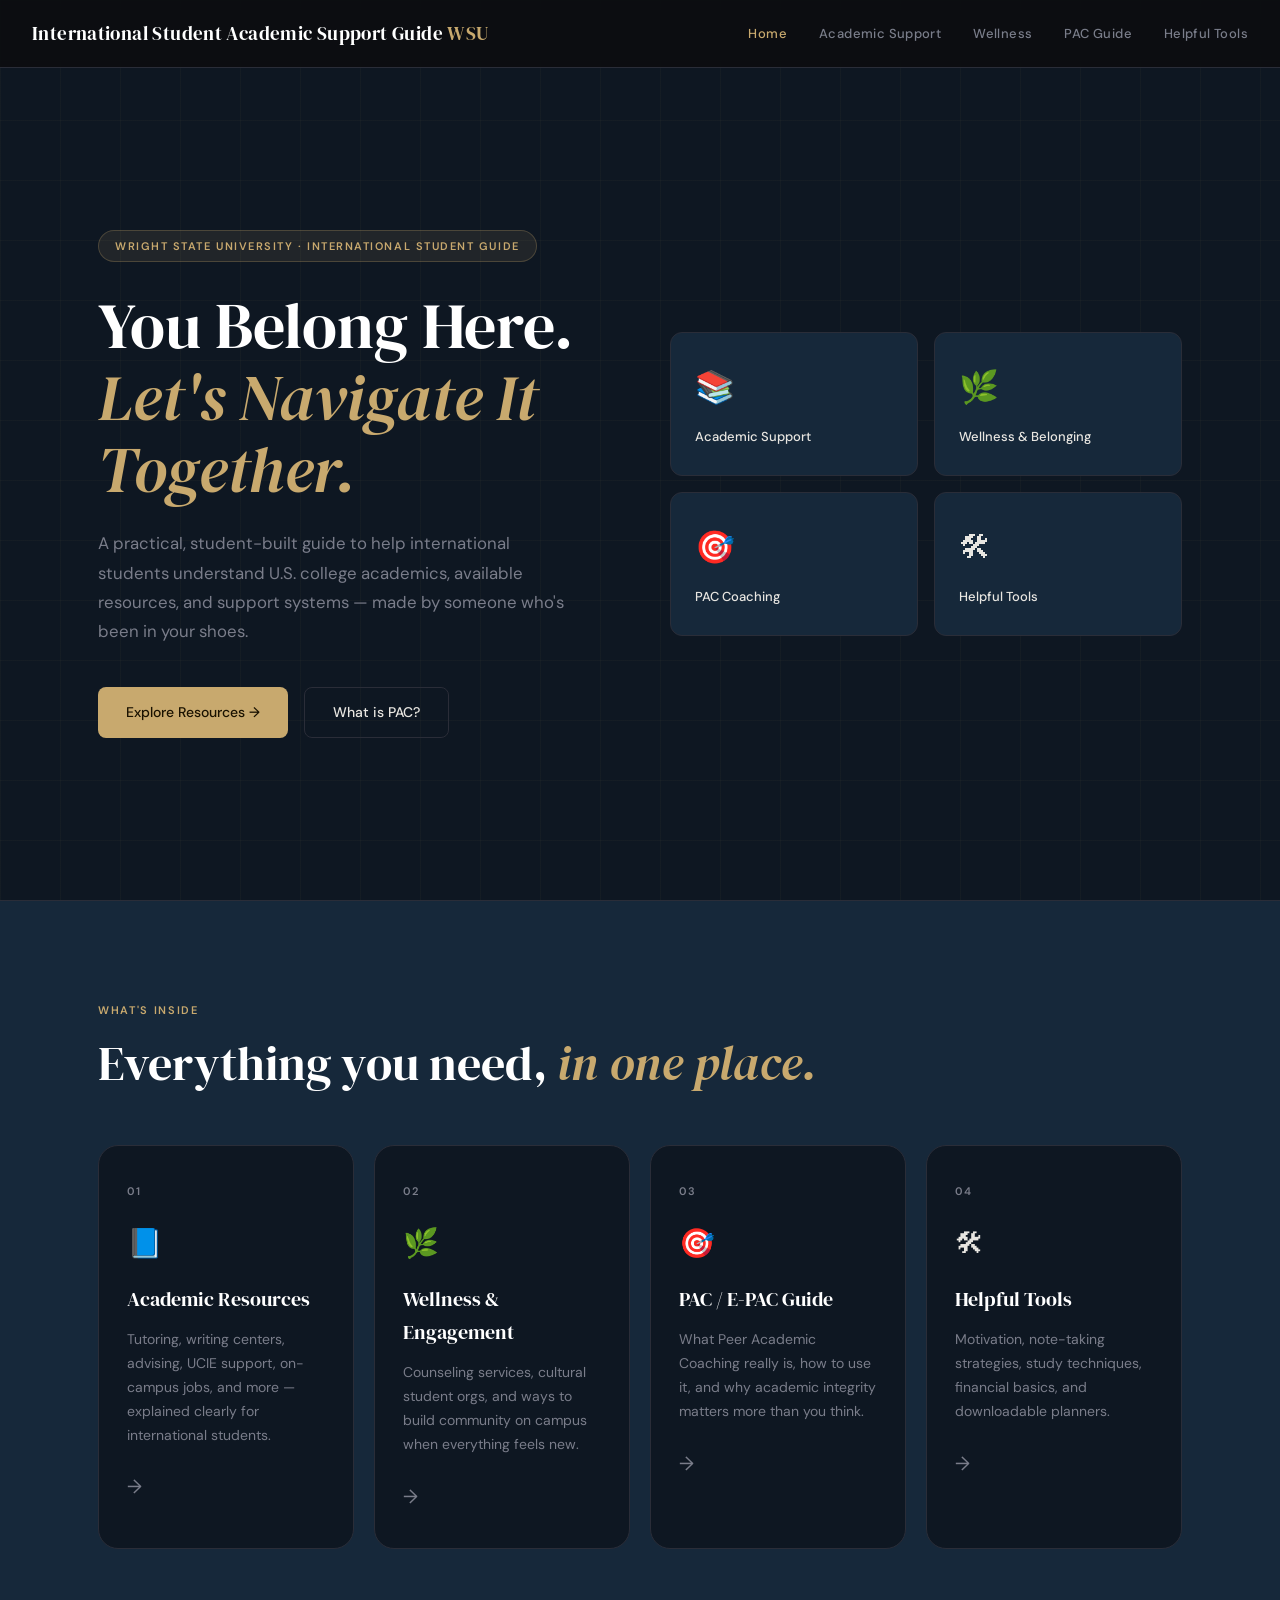
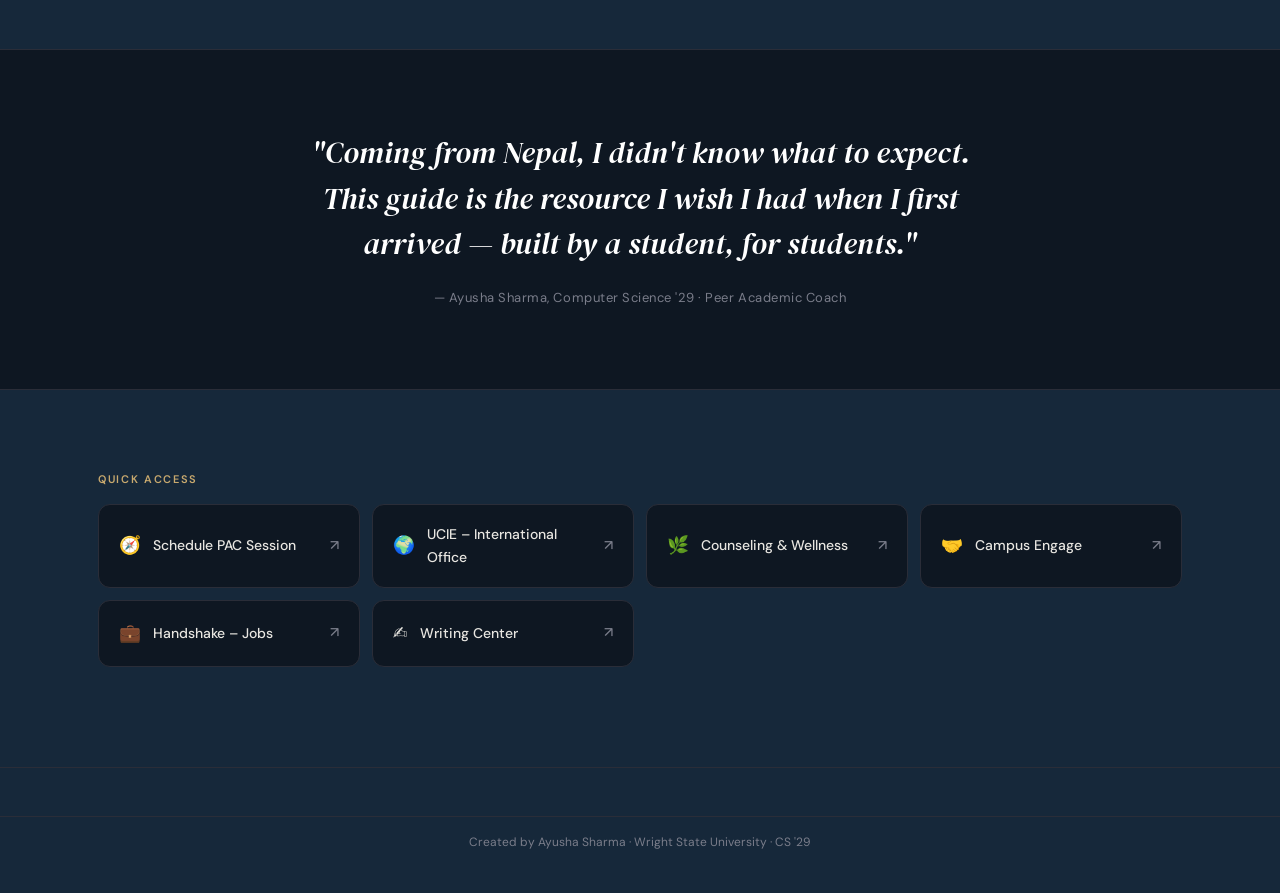
<file: index.html>
<!DOCTYPE html>
<html lang="en">
<head>
  <meta charset="UTF-8" />   <!-- Makes sure special characters display correctly -->
  <meta name="viewport" content="width=device-width, initial-scale=1.0" />    <!-- Makes the site work properly on mobile screens -->
  <title>WSU International Student Guide</title> <!-- What shows on the browser tab -->
  <link rel="preconnect" href="https://fonts.googleapis.com">
  <link href="https://fonts.googleapis.com/css2?family=DM+Serif+Display:ital@0;1&family=DM+Sans:wght@300;400;500;600&display=swap" rel="stylesheet">
  <!-- Loads Google Fonts — DM Serif for headings, DM Sans for body text -->
  
  <link rel="stylesheet" href="style.css" />     <!-- Links the CSS file to this HTML page -->
</head>
<body>

  <!-- NAV -->
  <nav class="nav">
     <!-- Logo on the left — links back to homepage -->
    <a href="index.html" class="nav-logo">International Student Academic Support Guide <span>WSU</span></a>
    
     <!-- Navigation links -->
    <ul class="nav-links">
      <li><a href="index.html" class="active">Home</a></li>
      <li><a href="resources.html">Academic Support</a></li>
      <li><a href="wellness.html">Wellness</a></li>
      <li><a href="pac.html">PAC Guide</a></li>
      <li><a href="tools.html">Helpful Tools</a></li>
    </ul>
    
    <!-- Hamburger button — only shows on mobile(☰) -->
    <button class="nav-toggle" onclick="toggleNav()">☰</button>
  </nav>

  <!-- HERO -->
  <section class="hero">
    <div class="hero-bg-grid"></div>
    <div class="hero-content">
      <div class="hero-tag">Wright State University · International Student Guide</div>
      <h1 class="hero-title">You Belong Here.<br/><em>Let's Navigate It Together.</em></h1>
      <p class="hero-sub">A practical, student-built guide to help international students understand U.S. college academics, available resources, and support systems — made by someone who's been in your shoes.</p>
      <div class="hero-ctas">
        <a href="resources.html" class="btn btn-primary">Explore Resources →</a>
        <a href="pac.html" class="btn btn-ghost">What is PAC?</a>
      </div>
    </div>
    <div class="hero-cards">
      <a href="resources.html" class="floating-card" style="--d:0s">
        <div class="fc-icon">📚</div>
        <div class="fc-label">Academic Support</div>
      </a>
      <a href="wellness.html" class="floating-card" style="--d:0.3s">
        <div class="fc-icon">🌿</div>
        <div class="fc-label">Wellness & Belonging</div>
      </a>
      <a href="pac.html" class="floating-card" style="--d:0.6s">
        <div class="fc-icon">🎯</div>
        <div class="fc-label">PAC Coaching</div>
      </a>
      <a href="tools.html" class="floating-card" style="--d:0.9s">
        <div class="fc-icon">🛠</div>
        <div class="fc-label">Helpful Tools</div>
      </a>
    </div>
  </section>

  <!-- SECTIONS OVERVIEW -->
  <section class="overview">
    <div class="container">
      <div class="section-label">What's Inside</div>
      <h2 class="section-heading">Everything you need, <em>in one place.</em></h2>
      <div class="cards-grid">
        <a href="resources.html" class="card">
          <div class="card-num">01</div>
          <div class="card-icon">📘</div>
          <h3>Academic Resources</h3>
          <p>Tutoring, writing centers, advising, UCIE support, on-campus jobs, and more — explained clearly for international students.</p>
          <div class="card-arrow">→</div>
        </a>
        <a href="wellness.html" class="card">
          <div class="card-num">02</div>
          <div class="card-icon">🌿</div>
          <h3>Wellness & Engagement</h3>
          <p>Counseling services, cultural student orgs, and ways to build community on campus when everything feels new.</p>
          <div class="card-arrow">→</div>
        </a>
        <a href="pac.html" class="card">
          <div class="card-num">03</div>
          <div class="card-icon">🎯</div>
          <h3>PAC / E-PAC Guide</h3>
          <p>What Peer Academic Coaching really is, how to use it, and why academic integrity matters more than you think.</p>
          <div class="card-arrow">→</div>
        </a>
        <a href="tools.html" class="card">
          <div class="card-num">04</div>
          <div class="card-icon">🛠</div>
          <h3>Helpful Tools</h3>
          <p>Motivation, note-taking strategies, study techniques, financial basics, and downloadable planners.</p>
          <div class="card-arrow">→</div>
        </a>
      </div>
    </div>
  </section>

  <!-- QUOTE -->
  <section class="quote-section">
    <div class="container">
      <blockquote>
        "Coming from Nepal, I didn't know what to expect. This guide is the resource I wish I had when I first arrived — built by a student, for students."
      </blockquote>
      <div class="quote-attr">— Ayusha Sharma, Computer Science '29 · Peer Academic Coach</div>
    </div>
  </section>

  <!-- QUICK LINKS STRIP -->
  <section class="quicklinks">
    <div class="container">
      <div class="section-label">Quick Access</div>
      <div class="qlinks-grid">
        
<!-- External websites — always add target="_blank" to open in new tab -->
        <a href="https://www.wright.edu/student-success/academic-support/peer-academic-coaching" target="_blank" class="qlink">  
          <span class="qlink-icon">🧭</span>
          <span>Schedule PAC Session</span>
          <span class="qlink-ext">↗</span>
        </a>
        <a href="https://www.wright.edu/ucie" target="_blank" class="qlink">
          <span class="qlink-icon">🌍</span>
          <span>UCIE – International Office</span>
          <span class="qlink-ext">↗</span>
        </a>
        <a href="https://www.wright.edu/counseling-and-wellness" target="_blank" class="qlink">
          <span class="qlink-icon">🌿</span>
          <span>Counseling & Wellness</span>
          <span class="qlink-ext">↗</span>
        </a>
        <a href="https://wright.campuslabs.com/engage/" target="_blank" class="qlink">
          <span class="qlink-icon">🤝</span>
          <span>Campus Engage</span>
          <span class="qlink-ext">↗</span>
        </a>
        <a href="https://www.wright.edu/career-services/handshake-login-guide#about" target="_blank" class="qlink">
          <span class="qlink-icon">💼</span>
          <span>Handshake – Jobs</span>
          <span class="qlink-ext">↗</span>
        </a>
        <a href="https://www.wright.edu/student-success/academic-support/university-writing-center" target="_blank" class="qlink">
          <span class="qlink-icon">✍️</span>
          <span>Writing Center</span>
          <span class="qlink-ext">↗</span>
        </a>
      </div>
    </div>
  </section>

  <!-- FOOTER -->
  <footer class="footer">
      <div class="footer-credit">Created by Ayusha Sharma · Wright State University · CS '29</div>
    </div>
  </footer>

  <script>
    function toggleNav() {
      document.querySelector('.nav-links').classList.toggle('open');
    }   // This adds/removes the class "open" on the nav links, CSS then shows/hides them based on that class
    
    // Animate cards on scroll
    // Step 1: Create the observer
    
    const observer = new IntersectionObserver((entries) => {
      // "entries" = list of elements being watched

      entries.forEach(e => { if (e.isIntersecting) e.target.classList.add('visible'); });
      // isIntersecting = true when element is visible on screen
      // Adds "visible" class → triggers the CSS animation
      
    }, { threshold: 0.1 });
    // threshold: 0.1 = trigger when 10% of the element is on screen

    // Step 2: Tell the observer WHICH elements to watch
    document.querySelectorAll('.card, .qlink, .floating-card').forEach(el =>{
      observer.observe(el);
       // Start watching each card
    });
  </script>
</body>
</html>
</file>
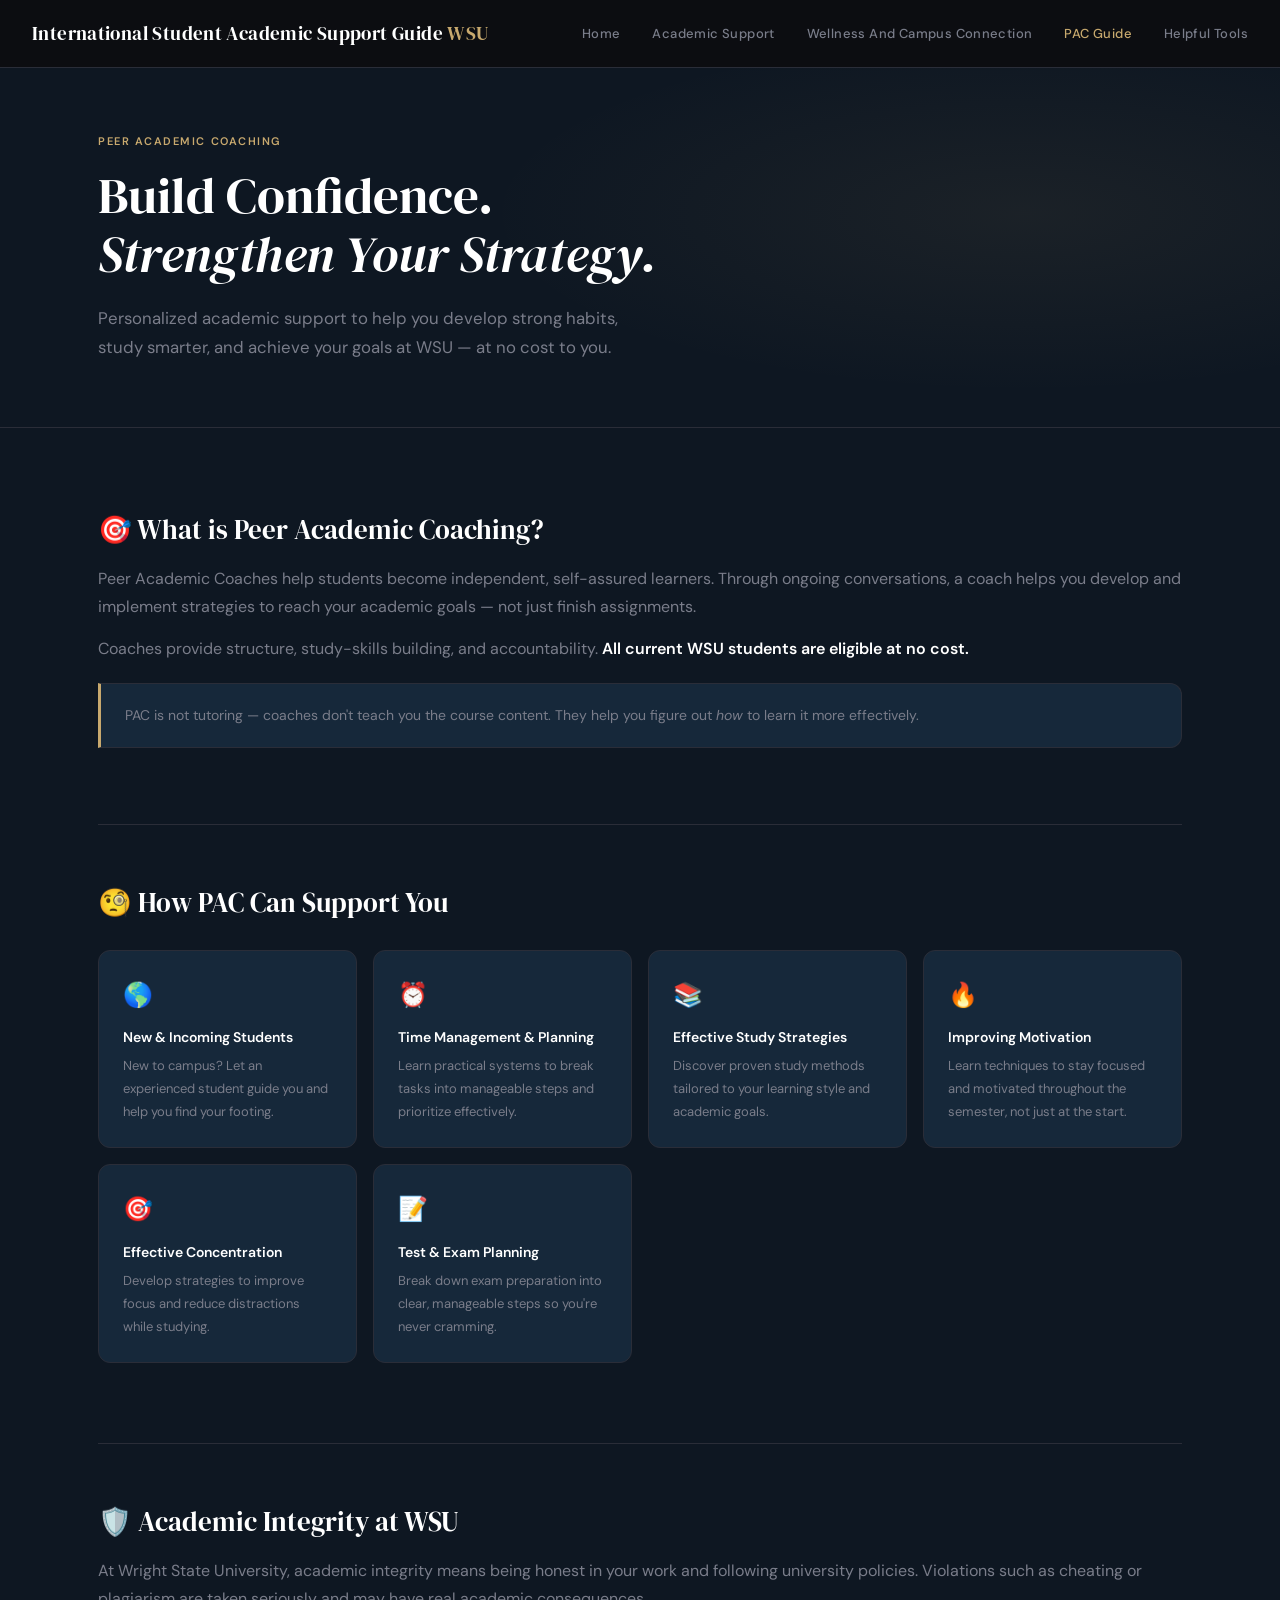
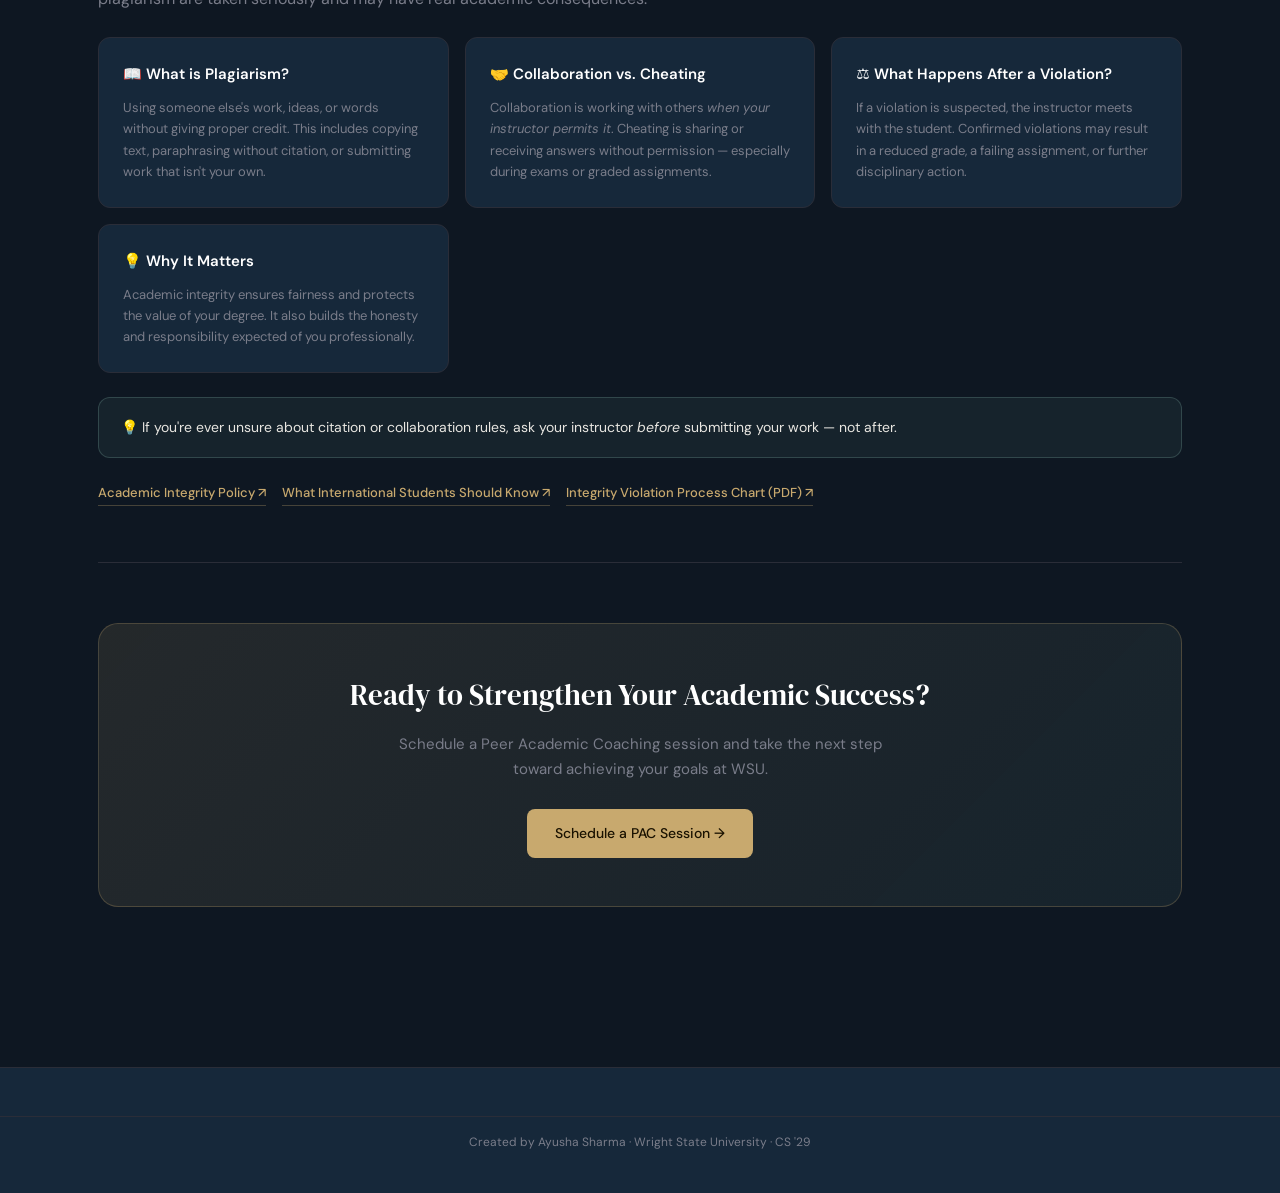
<file: pac.html>
<!DOCTYPE html>
<html lang="en">
<head>
  <meta charset="UTF-8" />
  <meta name="viewport" content="width=device-width, initial-scale=1.0" />
  <title>PAC Guide · E/PAC WSU</title>
  <link rel="preconnect" href="https://fonts.googleapis.com">
  <link href="https://fonts.googleapis.com/css2?family=DM+Serif+Display:ital@0;1&family=DM+Sans:wght@300;400;500;600&display=swap" rel="stylesheet">
  <link rel="stylesheet" href="style.css" />
</head>
<body>

  <nav class="nav">
    <a href="index.html" class="nav-logo">International Student Academic Support Guide <span>WSU</span></a>
    <ul class="nav-links">
      <li><a href="index.html">Home</a></li>
      <li><a href="resources.html">Academic Support</a></li>
      <li><a href="wellness.html">Wellness And Campus Connection</a></li>
      <li><a href="pac.html" class="active">PAC Guide</a></li>
      <li><a href="tools.html">Helpful Tools</a></li>
    </ul>
    <button class="nav-toggle" onclick="toggleNav()">☰</button>
  </nav>

  <section class="page-hero">
    <div class="container">
      <div class="page-hero-tag">Peer Academic Coaching</div>
      <h1>Build Confidence.<br/><em>Strengthen Your Strategy.</em></h1>
      <p>Personalized academic support to help you develop strong habits, study smarter, and achieve your goals at WSU — at no cost to you.</p>
    </div>
  </section>

  <section class="content-area">
    <div class="container">

      <!-- What is PAC -->
      <div class="resource-block reveal">
        <h2>🎯 What is Peer Academic Coaching?</h2>
        <p>Peer Academic Coaches help students become independent, self-assured learners. Through ongoing conversations, a coach helps you develop and implement strategies to reach your academic goals — not just finish assignments.</p>
        <p>Coaches provide structure, study-skills building, and accountability. <strong>All current WSU students are eligible at no cost.</strong></p>

        <div class="info-box">PAC is not tutoring — coaches don't teach you the course content. They help you figure out <em>how</em> to learn it more effectively.</div>
      </div>

      <!-- How PAC Supports You -->
      <div class="resource-block reveal">
        <h2>🧐 How PAC Can Support You</h2>
        <div class="pac-grid">
          <div class="pac-item">
            <div class="pac-item-icon">🌎</div>
            <h4>New &amp; Incoming Students</h4>
            <p>New to campus? Let an experienced student guide you and help you find your footing.</p>
          </div>
          <div class="pac-item">
            <div class="pac-item-icon">⏰</div>
            <h4>Time Management &amp; Planning</h4>
            <p>Learn practical systems to break tasks into manageable steps and prioritize effectively.</p>
          </div>
          <div class="pac-item">
            <div class="pac-item-icon">📚</div>
            <h4>Effective Study Strategies</h4>
            <p>Discover proven study methods tailored to your learning style and academic goals.</p>
          </div>
          <div class="pac-item">
            <div class="pac-item-icon">🔥</div>
            <h4>Improving Motivation</h4>
            <p>Learn techniques to stay focused and motivated throughout the semester, not just at the start.</p>
          </div>
          <div class="pac-item">
            <div class="pac-item-icon">🎯</div>
            <h4>Effective Concentration</h4>
            <p>Develop strategies to improve focus and reduce distractions while studying.</p>
          </div>
          <div class="pac-item">
            <div class="pac-item-icon">📝</div>
            <h4>Test &amp; Exam Planning</h4>
            <p>Break down exam preparation into clear, manageable steps so you're never cramming.</p>
          </div>
        </div>
      </div>

      <!-- Academic Integrity -->
      <div class="resource-block reveal">
        <h2>🛡️ Academic Integrity at WSU</h2>
        <p>At Wright State University, academic integrity means being honest in your work and following university policies. Violations such as cheating or plagiarism are taken seriously and may have real academic consequences.</p>

        <div class="integrity-grid">
          <div class="integrity-item">
            <h4>📖 What is Plagiarism?</h4>
            <p>Using someone else's work, ideas, or words without giving proper credit. This includes copying text, paraphrasing without citation, or submitting work that isn't your own.</p>
          </div>
          <div class="integrity-item">
            <h4>🤝 Collaboration vs. Cheating</h4>
            <p>Collaboration is working with others <em>when your instructor permits it</em>. Cheating is sharing or receiving answers without permission — especially during exams or graded assignments.</p>
          </div>
          <div class="integrity-item">
            <h4>⚖️ What Happens After a Violation?</h4>
            <p>If a violation is suspected, the instructor meets with the student. Confirmed violations may result in a reduced grade, a failing assignment, or further disciplinary action.</p>
          </div>
          <div class="integrity-item">
            <h4>💡 Why It Matters</h4>
            <p>Academic integrity ensures fairness and protects the value of your degree. It also builds the honesty and responsibility expected of you professionally.</p>
          </div>
        </div>

        <div class="tip-box">If you're ever unsure about citation or collaboration rules, ask your instructor <em>before</em> submitting your work — not after.</div>

        <div style="display:flex;gap:16px;flex-wrap:wrap;margin-top:20px">
          <a href="https://policy.wright.edu/policy/3710-academic-integrity-standards-and-process-misconduct" target="_blank" class="resource-link">Academic Integrity Policy ↗</a>
          <a href="https://www.usnews.com/education/best-global-universities/articles/what-international-students-should-know-about-academic-integrity" target="_blank" class="resource-link">What International Students Should Know ↗</a>
          <a href="https://ayusha-sharma.github.io/E-PAC-International-Student-Support-Guide/AI%20integration%20guide.pdf" target="_blank" class="resource-link">Integrity Violation Process Chart (PDF) ↗</a>
        </div>
      </div>

      <!-- CTA -->
      <div class="cta-banner reveal">
        <h3>Ready to Strengthen Your Academic Success?</h3>
        <p>Schedule a Peer Academic Coaching session and take the next step toward achieving your goals at WSU.</p>
        <a href="https://www.wright.edu/student-success/academic-support/peer-academic-coaching" target="_blank" class="btn btn-primary">Schedule a PAC Session →</a>
      </div>

    </div>
  </section>

  <footer class="footer">
      <div class="footer-credit">Created by Ayusha Sharma · Wright State University · CS '29</div>
  </footer>

  <script>
    function toggleNav() { document.querySelector('.nav-links').classList.toggle('open'); }
    const observer = new IntersectionObserver(e => e.forEach(el => { if (el.isIntersecting) el.target.classList.add('visible'); }), { threshold: 0.1 });
    document.querySelectorAll('.reveal').forEach(el => observer.observe(el));
  </script>
</body>
</html>
</file>
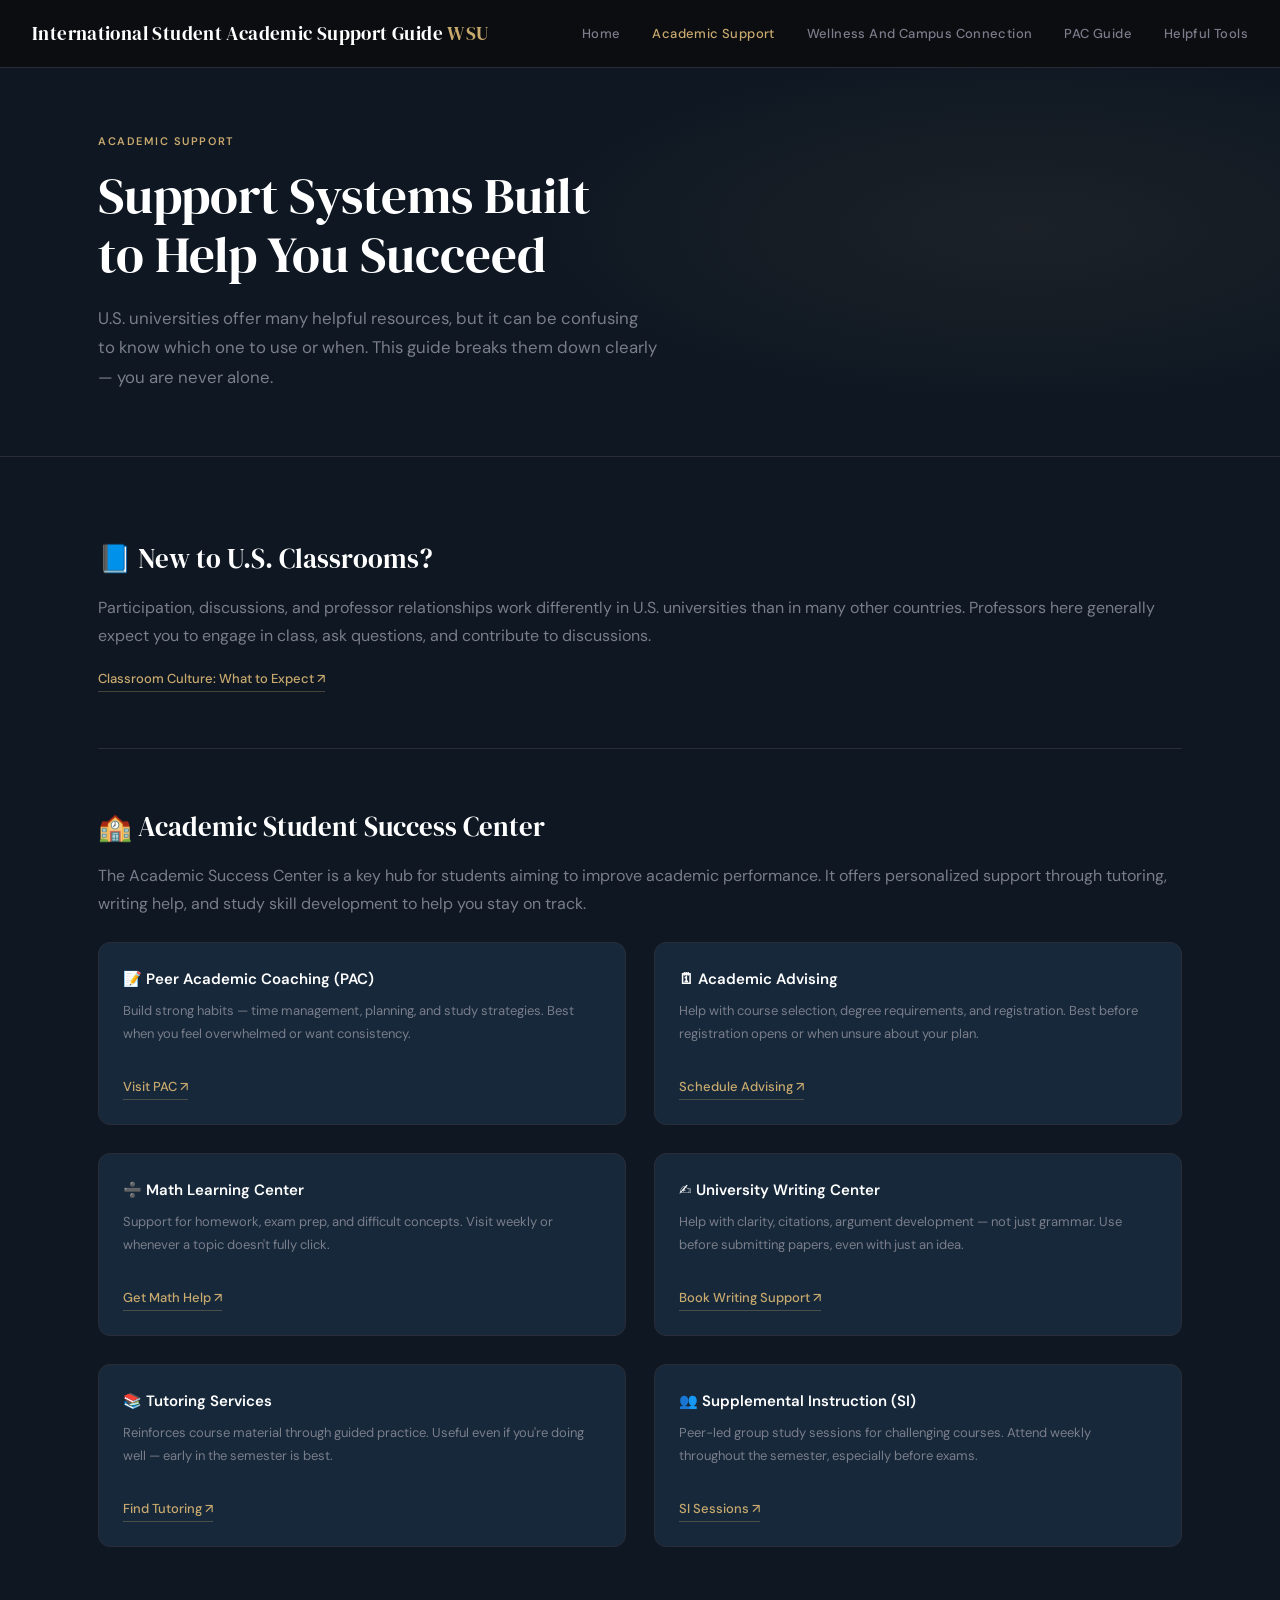
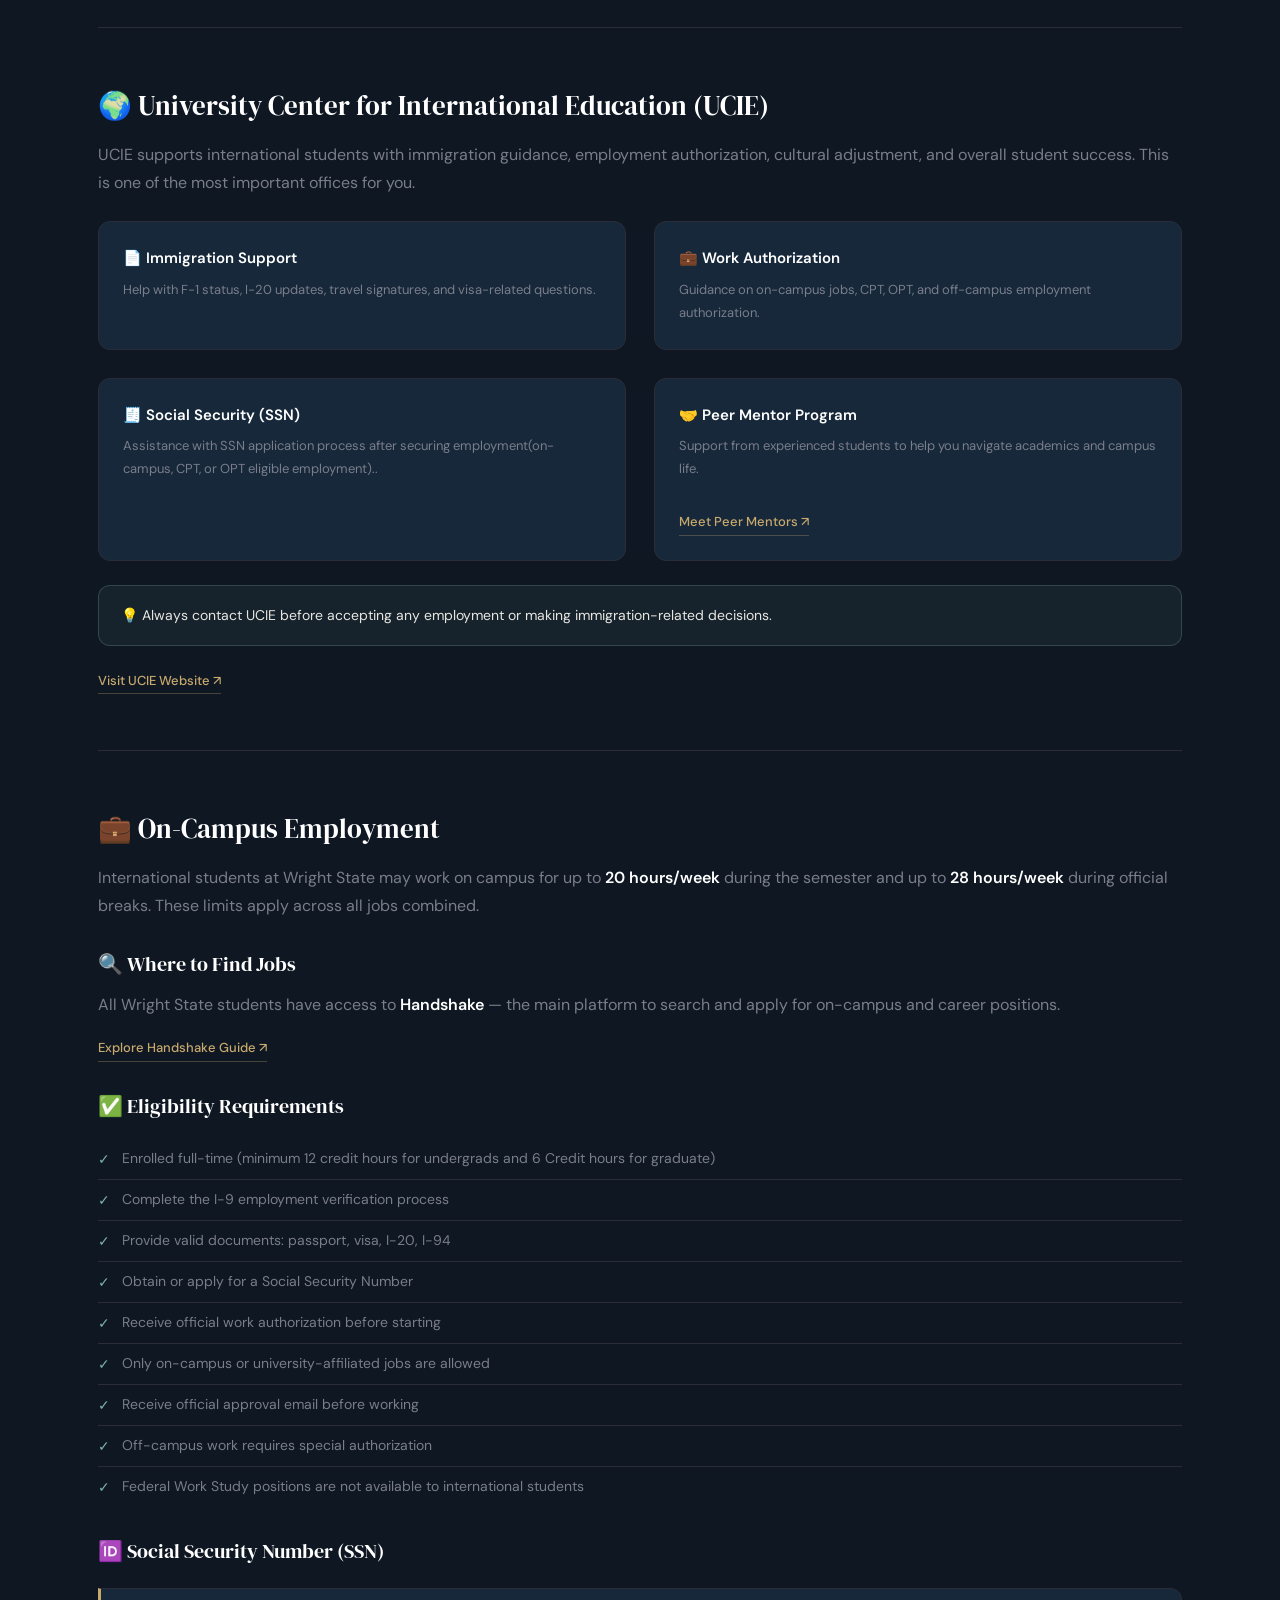
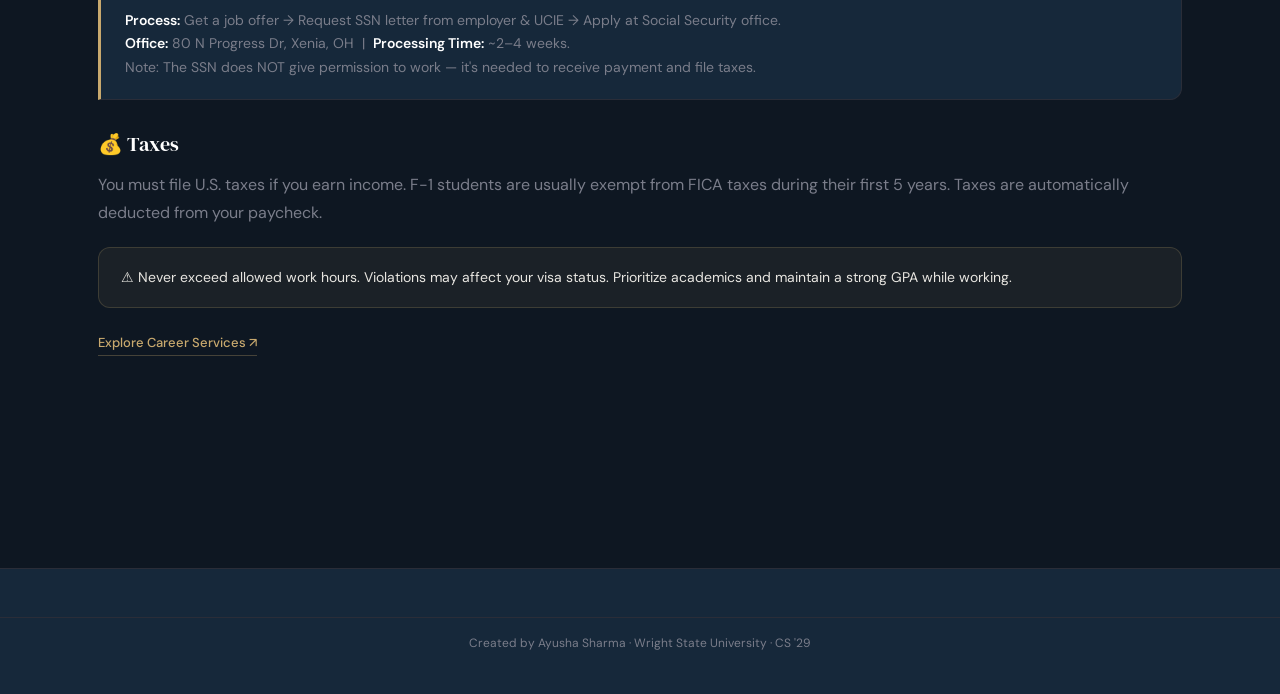
<file: resources.html>
<!DOCTYPE html>
<html lang="en">
<head>
  <meta charset="UTF-8" />
  <meta name="viewport" content="width=device-width, initial-scale=1.0" />
  <title>Academic Support · E/PAC WSU</title>
  <link rel="preconnect" href="https://fonts.googleapis.com">
  <link href="https://fonts.googleapis.com/css2?family=DM+Serif+Display:ital@0;1&family=DM+Sans:wght@300;400;500;600&display=swap" rel="stylesheet">
  <link rel="stylesheet" href="style.css" />
</head>
<body>

  <nav class="nav">
    <a href="index.html" class="nav-logo">International Student Academic Support Guide <span>WSU</span></a>
    <ul class="nav-links">
      <li><a href="index.html">Home</a></li>
      <li><a href="resources.html" class="active">Academic Support</a></li>
      <li><a href="wellness.html">Wellness And Campus Connection</a></li>
      <li><a href="pac.html">PAC Guide</a></li>
      <li><a href="tools.html">Helpful Tools</a></li>
    </ul>
    <button class="nav-toggle" onclick="toggleNav()">☰</button>
  </nav>

  <section class="page-hero">
    <div class="container">
      <div class="page-hero-tag">Academic Support</div>
      <h1>Support Systems Built<br/>to Help You Succeed</h1>
      <p>U.S. universities offer many helpful resources, but it can be confusing to know which one to use or when. This guide breaks them down clearly — you are never alone.</p>
    </div>
  </section>

  <section class="content-area">
    <div class="container">

      <!-- Classroom expectations -->
      <div class="resource-block reveal">
        <h2>📘 New to U.S. Classrooms?</h2>
        <p>Participation, discussions, and professor relationships work differently in U.S. universities than in many other countries. Professors here generally expect you to engage in class, ask questions, and contribute to discussions.</p>
        <a href="https://www.ets.org/toefl/blog/classroom-culture-in-us-universities-what-international-students-should-expect.html" target="_blank" class="resource-link">Classroom Culture: What to Expect ↗</a>
      </div>

      <!-- Academic Success Center -->
      <div class="resource-block reveal">
        <h2>🏫 Academic Student Success Center</h2>
        <p>The Academic Success Center is a key hub for students aiming to improve academic performance. It offers personalized support through tutoring, writing help, and study skill development to help you stay on track.</p>

        <div class="two-col">
          <div class="mini-card">
            <h4>📝 Peer Academic Coaching (PAC)</h4>
            <p>Build strong habits — time management, planning, and study strategies. Best when you feel overwhelmed or want consistency.</p>
            <br/><a href="https://www.wright.edu/student-success/academic-support/peer-academic-coaching" target="_blank" class="resource-link">Visit PAC ↗</a>
          </div>
          <div class="mini-card">
            <h4>🗓 Academic Advising</h4>
            <p>Help with course selection, degree requirements, and registration. Best before registration opens or when unsure about your plan.</p>
            <br/><a href="https://www.wright.edu/student-success/academic-advising" target="_blank" class="resource-link">Schedule Advising ↗</a>
          </div>
          <div class="mini-card">
            <h4>➗ Math Learning Center</h4>
            <p>Support for homework, exam prep, and difficult concepts. Visit weekly or whenever a topic doesn't fully click.</p>
            <br/><a href="https://www.wright.edu/student-success/academic-support/math-learning-center" target="_blank" class="resource-link">Get Math Help ↗</a>
          </div>
          <div class="mini-card">
            <h4>✍️ University Writing Center</h4>
            <p>Help with clarity, citations, argument development — not just grammar. Use before submitting papers, even with just an idea.</p>
            <br/><a href="https://www.wright.edu/student-success/academic-support/university-writing-center" target="_blank" class="resource-link">Book Writing Support ↗</a>
          </div>
          <div class="mini-card">
            <h4>📚 Tutoring Services</h4>
            <p>Reinforces course material through guided practice. Useful even if you're doing well — early in the semester is best.</p>
            <br/><a href="https://www.wright.edu/student-success/academic-support/tutoring-services" target="_blank" class="resource-link">Find Tutoring ↗</a>
          </div>
          <div class="mini-card">
            <h4>👥 Supplemental Instruction (SI)</h4>
            <p>Peer-led group study sessions for challenging courses. Attend weekly throughout the semester, especially before exams.</p>
            <br/><a href="https://www.wright.edu/student-success/academic-support/supplemental-instruction" target="_blank" class="resource-link">SI Sessions ↗</a>
          </div>
        </div>
      </div>

      <!-- UCIE -->
      <div class="resource-block reveal">
        <h2>🌍 University Center for International Education (UCIE)</h2>
        <p>UCIE supports international students with immigration guidance, employment authorization, cultural adjustment, and overall student success. This is one of the most important offices for you.</p>

        <div class="two-col">
          <div class="mini-card">
            <h4>📄 Immigration Support</h4>
            <p>Help with F-1 status, I-20 updates, travel signatures, and visa-related questions.</p>
          </div>
          <div class="mini-card">
            <h4>💼 Work Authorization</h4>
            <p>Guidance on on-campus jobs, CPT, OPT, and off-campus employment authorization.</p>
          </div>
          <div class="mini-card">
            <h4>🧾 Social Security (SSN)</h4>
            <p>Assistance with SSN application process after securing employment(on-campus, CPT, or OPT eligible employment)..</p>
          </div>
          <div class="mini-card">
            <h4>🤝 Peer Mentor Program</h4>
            <p>Support from experienced students to help you navigate academics and campus life.</p>
            <br/><a href="https://www.wright.edu/international-education/international-students/peer-mentors" target="_blank" class="resource-link">Meet Peer Mentors ↗</a>
          </div>
        </div>

        <div class="tip-box">Always contact UCIE before accepting any employment or making immigration-related decisions.</div>
        <a href="https://www.wright.edu/ucie" target="_blank" class="resource-link">Visit UCIE Website ↗</a>
      </div>

      <!-- On Campus Employment -->
      <div class="resource-block reveal">
        <h2>💼 On-Campus Employment</h2>
        <p>International students at Wright State may work on campus for up to <strong>20 hours/week</strong> during the semester and up to <strong>28 hours/week</strong> during official breaks. These limits apply across all jobs combined.</p>

        <h3>🔍 Where to Find Jobs</h3>
        <p>All Wright State students have access to <strong>Handshake</strong> — the main platform to search and apply for on-campus and career positions.</p>
        <a href="https://www.wright.edu/career-services/handshake-login-guide#about" target="_blank" class="resource-link">Explore Handshake Guide ↗</a>

        <h3>✅ Eligibility Requirements</h3>
        <ul class="checklist">
          <li>Enrolled full-time (minimum 12 credit hours for undergrads and 6 Credit hours for graduate)</li>
          <li>Complete the I-9 employment verification process</li>
          <li>Provide valid documents: passport, visa, I-20, I-94</li>
          <li>Obtain or apply for a Social Security Number</li>
          <li>Receive official work authorization before starting</li>
          <li>Only on-campus or university-affiliated jobs are allowed</li>
          <li>Receive official approval email before working</li>
          <li>Off-campus work requires special authorization</li>
          <li>Federal Work Study positions are not available to international students</li>
        </ul>

        <h3>🆔 Social Security Number (SSN)</h3>
        <div class="info-box">
          <strong>Process:</strong> Get a job offer → Request SSN letter from employer &amp; UCIE → Apply at Social Security office.<br/>
          <strong>Office:</strong> 80 N Progress Dr, Xenia, OH &nbsp;|&nbsp; <strong>Processing Time:</strong> ~2–4 weeks.<br/>
          Note: The SSN does NOT give permission to work — it's needed to receive payment and file taxes.
        </div>

        <h3>💰 Taxes</h3>
        <p>You must file U.S. taxes if you earn income. F-1 students are usually exempt from FICA taxes during their first 5 years. Taxes are automatically deducted from your paycheck.</p>

        <div class="warn-box">Never exceed allowed work hours. Violations may affect your visa status. Prioritize academics and maintain a strong GPA while working.</div>

        <a href="https://www.wright.edu/career-services" target="_blank" class="resource-link">Explore Career Services ↗</a>
      </div>

    </div>
  </section>

  <footer class="footer">
      <div class="footer-credit">Created by Ayusha Sharma · Wright State University · CS '29</div>
  </footer>

  <script>
    function toggleNav() { document.querySelector('.nav-links').classList.toggle('open'); }
    const observer = new IntersectionObserver(e => e.forEach(el => { if (el.isIntersecting) el.target.classList.add('visible'); }), { threshold: 0.1 });
    document.querySelectorAll('.reveal').forEach(el => observer.observe(el));
  </script>
</body>
</html>
</file>
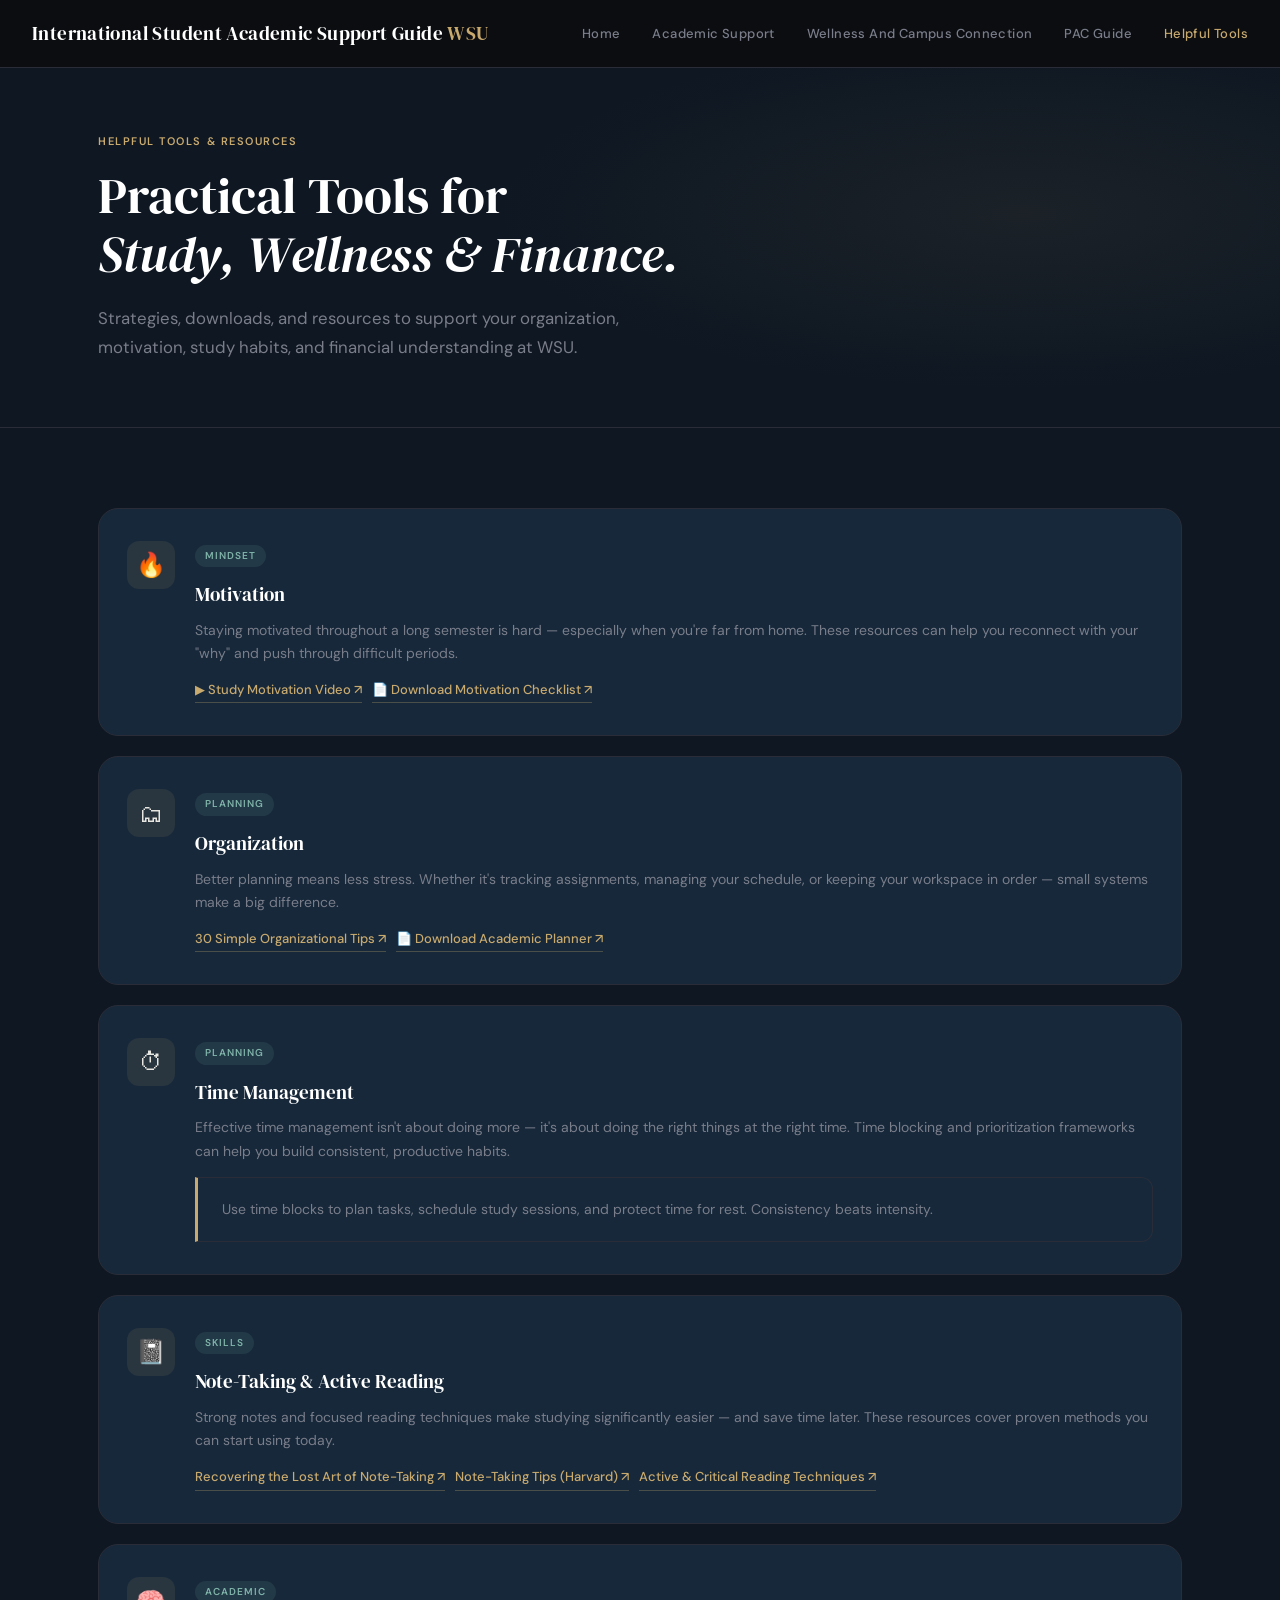
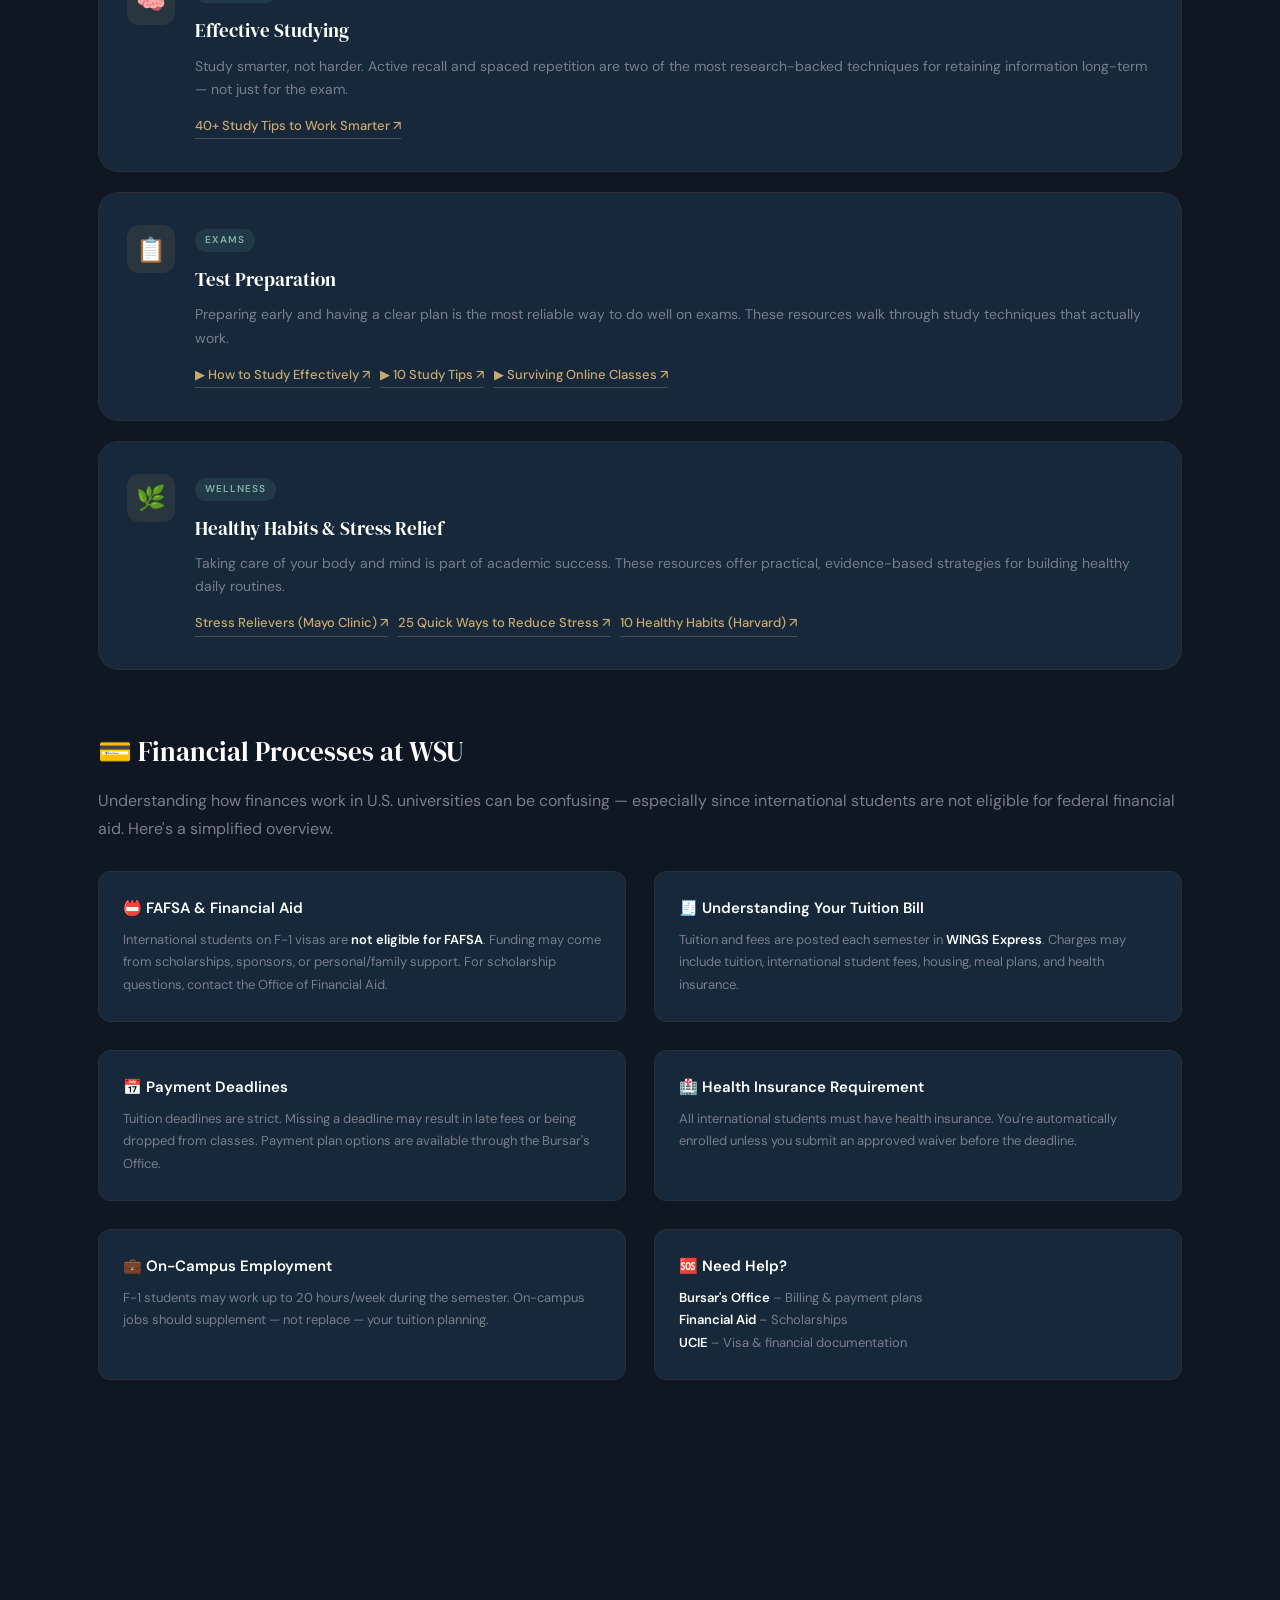
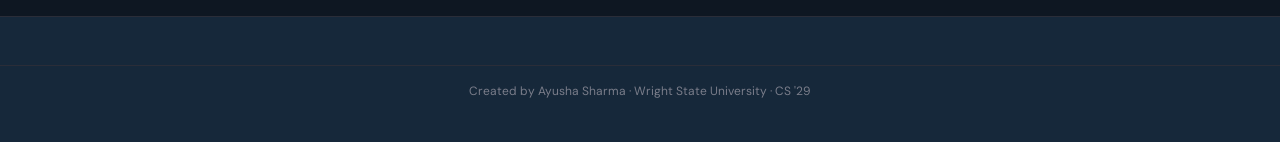
<file: tools.html>
<!DOCTYPE html>
<html lang="en">
<head>
  <meta charset="UTF-8" />
  <meta name="viewport" content="width=device-width, initial-scale=1.0" />
  <title>Helpful Tools · E/PAC WSU</title>
  <link rel="preconnect" href="https://fonts.googleapis.com">
  <link href="https://fonts.googleapis.com/css2?family=DM+Serif+Display:ital@0;1&family=DM+Sans:wght@300;400;500;600&display=swap" rel="stylesheet">
  <link rel="stylesheet" href="style.css" />
</head>
<body>

  <nav class="nav">
    <a href="index.html" class="nav-logo">International Student Academic Support Guide <span>WSU</span></a>
    <ul class="nav-links">
      <li><a href="index.html">Home</a></li>
      <li><a href="resources.html">Academic Support</a></li>
      <li><a href="wellness.html">Wellness And Campus Connection</a></li>
      <li><a href="pac.html">PAC Guide</a></li>
      <li><a href="tools.html" class="active">Helpful Tools</a></li>
    </ul>
    <button class="nav-toggle" onclick="toggleNav()">☰</button>
  </nav>

  <section class="page-hero">
    <div class="container">
      <div class="page-hero-tag">Helpful Tools & Resources</div>
      <h1>Practical Tools for<br/><em>Study, Wellness &amp; Finance.</em></h1>
      <p>Strategies, downloads, and resources to support your organization, motivation, study habits, and financial understanding at WSU.</p>
    </div>
  </section>

  <section class="content-area">
    <div class="container">

      <div class="tool-card reveal">
        <div class="tool-card-icon">🔥</div>
        <div class="tool-card-body">
          <span class="tag">Mindset</span>
          <h3>Motivation</h3>
          <p>Staying motivated throughout a long semester is hard — especially when you're far from home. These resources can help you reconnect with your "why" and push through difficult periods.</p>
          <div class="tool-links">
            <a href="https://www.youtube.com/watch?v=9oWOsocN7qg&t=13s" target="_blank" class="tool-link">▶ Study Motivation Video ↗</a>
            <a href="https://ayusha-sharma.github.io/E-PAC-International-Student-Support-Guide/Ways%20to%20stay%20Motivated.pdf" target="_blank" class="tool-link">📄 Download Motivation Checklist ↗</a>
          </div>
        </div>
      </div>

      <div class="tool-card reveal">
        <div class="tool-card-icon">🗂</div>
        <div class="tool-card-body">
          <span class="tag">Planning</span>
          <h3>Organization</h3>
          <p>Better planning means less stress. Whether it's tracking assignments, managing your schedule, or keeping your workspace in order — small systems make a big difference.</p>
          <div class="tool-links">
            <a href="https://www.daniel-wong.com/2017/04/10/students-get-organised-for-school/" target="_blank" class="tool-link">30 Simple Organizational Tips ↗</a>
            <a href="https://ayusha-sharma.github.io/E-PAC-International-Student-Support-Guide/Academic%20Planner.pdf" target="_blank" class="tool-link">📄 Download Academic Planner ↗</a>
          </div>
        </div>
      </div>

      <div class="tool-card reveal">
        <div class="tool-card-icon">⏱</div>
        <div class="tool-card-body">
          <span class="tag">Planning</span>
          <h3>Time Management</h3>
          <p>Effective time management isn't about doing more — it's about doing the right things at the right time. Time blocking and prioritization frameworks can help you build consistent, productive habits.</p>
          <div class="info-box" style="margin:12px 0 0">Use time blocks to plan tasks, schedule study sessions, and protect time for rest. Consistency beats intensity.</div>
        </div>
      </div>

      <div class="tool-card reveal">
        <div class="tool-card-icon">📓</div>
        <div class="tool-card-body">
          <span class="tag">Skills</span>
          <h3>Note-Taking &amp; Active Reading</h3>
          <p>Strong notes and focused reading techniques make studying significantly easier — and save time later. These resources cover proven methods you can start using today.</p>
          <div class="tool-links">
            <a href="https://fullfocus.co/recovering-the-lost-art-of-note-taking/" target="_blank" class="tool-link">Recovering the Lost Art of Note-Taking ↗</a>
            <a href="https://academicresourcecenter.harvard.edu/2023/10/02/note-taking/" target="_blank" class="tool-link">Note-Taking Tips (Harvard) ↗</a>
            <a href="https://help.open.ac.uk/critical-reading-techniques/active-reading" target="_blank" class="tool-link">Active &amp; Critical Reading Techniques ↗</a>
          </div>
        </div>
      </div>

      <div class="tool-card reveal">
        <div class="tool-card-icon">🧠</div>
        <div class="tool-card-body">
          <span class="tag">Academic</span>
          <h3>Effective Studying</h3>
          <p>Study smarter, not harder. Active recall and spaced repetition are two of the most research-backed techniques for retaining information long-term — not just for the exam.</p>
          <div class="tool-links">
            <a href="https://collegeinfogeek.com/study-tips/" target="_blank" class="tool-link">40+ Study Tips to Work Smarter ↗</a>
          </div>
        </div>
      </div>

      <div class="tool-card reveal">
        <div class="tool-card-icon">📋</div>
        <div class="tool-card-body">
          <span class="tag">Exams</span>
          <h3>Test Preparation</h3>
          <p>Preparing early and having a clear plan is the most reliable way to do well on exams. These resources walk through study techniques that actually work.</p>
          <div class="tool-links">
            <a href="https://www.youtube.com/watch?v=5ad6grll-ak&t=1s" target="_blank" class="tool-link">▶ How to Study Effectively ↗</a>
            <a href="https://www.youtube.com/watch?v=jYWfiP7w5w0&t=1s" target="_blank" class="tool-link">▶ 10 Study Tips ↗</a>
            <a href="https://www.youtube.com/watch?v=HsWYxfVzX_U&t=1s" target="_blank" class="tool-link">▶ Surviving Online Classes ↗</a>
          </div>
        </div>
      </div>

      <div class="tool-card reveal">
        <div class="tool-card-icon">🌿</div>
        <div class="tool-card-body">
          <span class="tag">Wellness</span>
          <h3>Healthy Habits &amp; Stress Relief</h3>
          <p>Taking care of your body and mind is part of academic success. These resources offer practical, evidence-based strategies for building healthy daily routines.</p>
          <div class="tool-links">
            <a href="https://www.mayoclinic.org/healthy-lifestyle/stress-management/in-depth/stress-relievers/art-20047257" target="_blank" class="tool-link">Stress Relievers (Mayo Clinic) ↗</a>
            <a href="https://www.colorado.edu/law/25-quick-ways-reduce-stress" target="_blank" class="tool-link">25 Quick Ways to Reduce Stress ↗</a>
            <a href="https://www.health.harvard.edu/staying-healthy/10-habits-for-good-health" target="_blank" class="tool-link">10 Healthy Habits (Harvard) ↗</a>
          </div>
        </div>
      </div>

      <!-- Financial Section -->
      <div class="resource-block reveal" style="margin-top:60px">
        <h2>💳 Financial Processes at WSU</h2>
        <p>Understanding how finances work in U.S. universities can be confusing — especially since international students are not eligible for federal financial aid. Here's a simplified overview.</p>

        <div class="two-col" style="margin-top:28px">
          <div class="mini-card">
            <h4>📛 FAFSA &amp; Financial Aid</h4>
            <p>International students on F-1 visas are <strong>not eligible for FAFSA</strong>. Funding may come from scholarships, sponsors, or personal/family support. For scholarship questions, contact the Office of Financial Aid.</p>
          </div>
          <div class="mini-card">
            <h4>🧾 Understanding Your Tuition Bill</h4>
            <p>Tuition and fees are posted each semester in <strong>WINGS Express</strong>. Charges may include tuition, international student fees, housing, meal plans, and health insurance.</p>
          </div>
          <div class="mini-card">
            <h4>📅 Payment Deadlines</h4>
            <p>Tuition deadlines are strict. Missing a deadline may result in late fees or being dropped from classes. Payment plan options are available through the Bursar's Office.</p>
          </div>
          <div class="mini-card">
            <h4>🏥 Health Insurance Requirement</h4>
            <p>All international students must have health insurance. You're automatically enrolled unless you submit an approved waiver before the deadline.</p>
          </div>
          <div class="mini-card">
            <h4>💼 On-Campus Employment</h4>
            <p>F-1 students may work up to 20 hours/week during the semester. On-campus jobs should supplement — not replace — your tuition planning.</p>
          </div>
          <div class="mini-card">
            <h4>🆘 Need Help?</h4>
            <p><strong>Bursar's Office</strong> – Billing &amp; payment plans<br/><strong>Financial Aid</strong> – Scholarships<br/><strong>UCIE</strong> – Visa &amp; financial documentation</p>
          </div>
        </div>
      </div>

    </div>
  </section>

  <footer class="footer">
      <div class="footer-credit">Created by Ayusha Sharma · Wright State University · CS '29</div>
  </footer>

  <script>
    function toggleNav() { document.querySelector('.nav-links').classList.toggle('open'); }
    const observer = new IntersectionObserver(e => e.forEach(el => { if (el.isIntersecting) el.target.classList.add('visible'); }), { threshold: 0.1 });
    document.querySelectorAll('.reveal').forEach(el => observer.observe(el));
  </script>
</body>
</html>
</file>
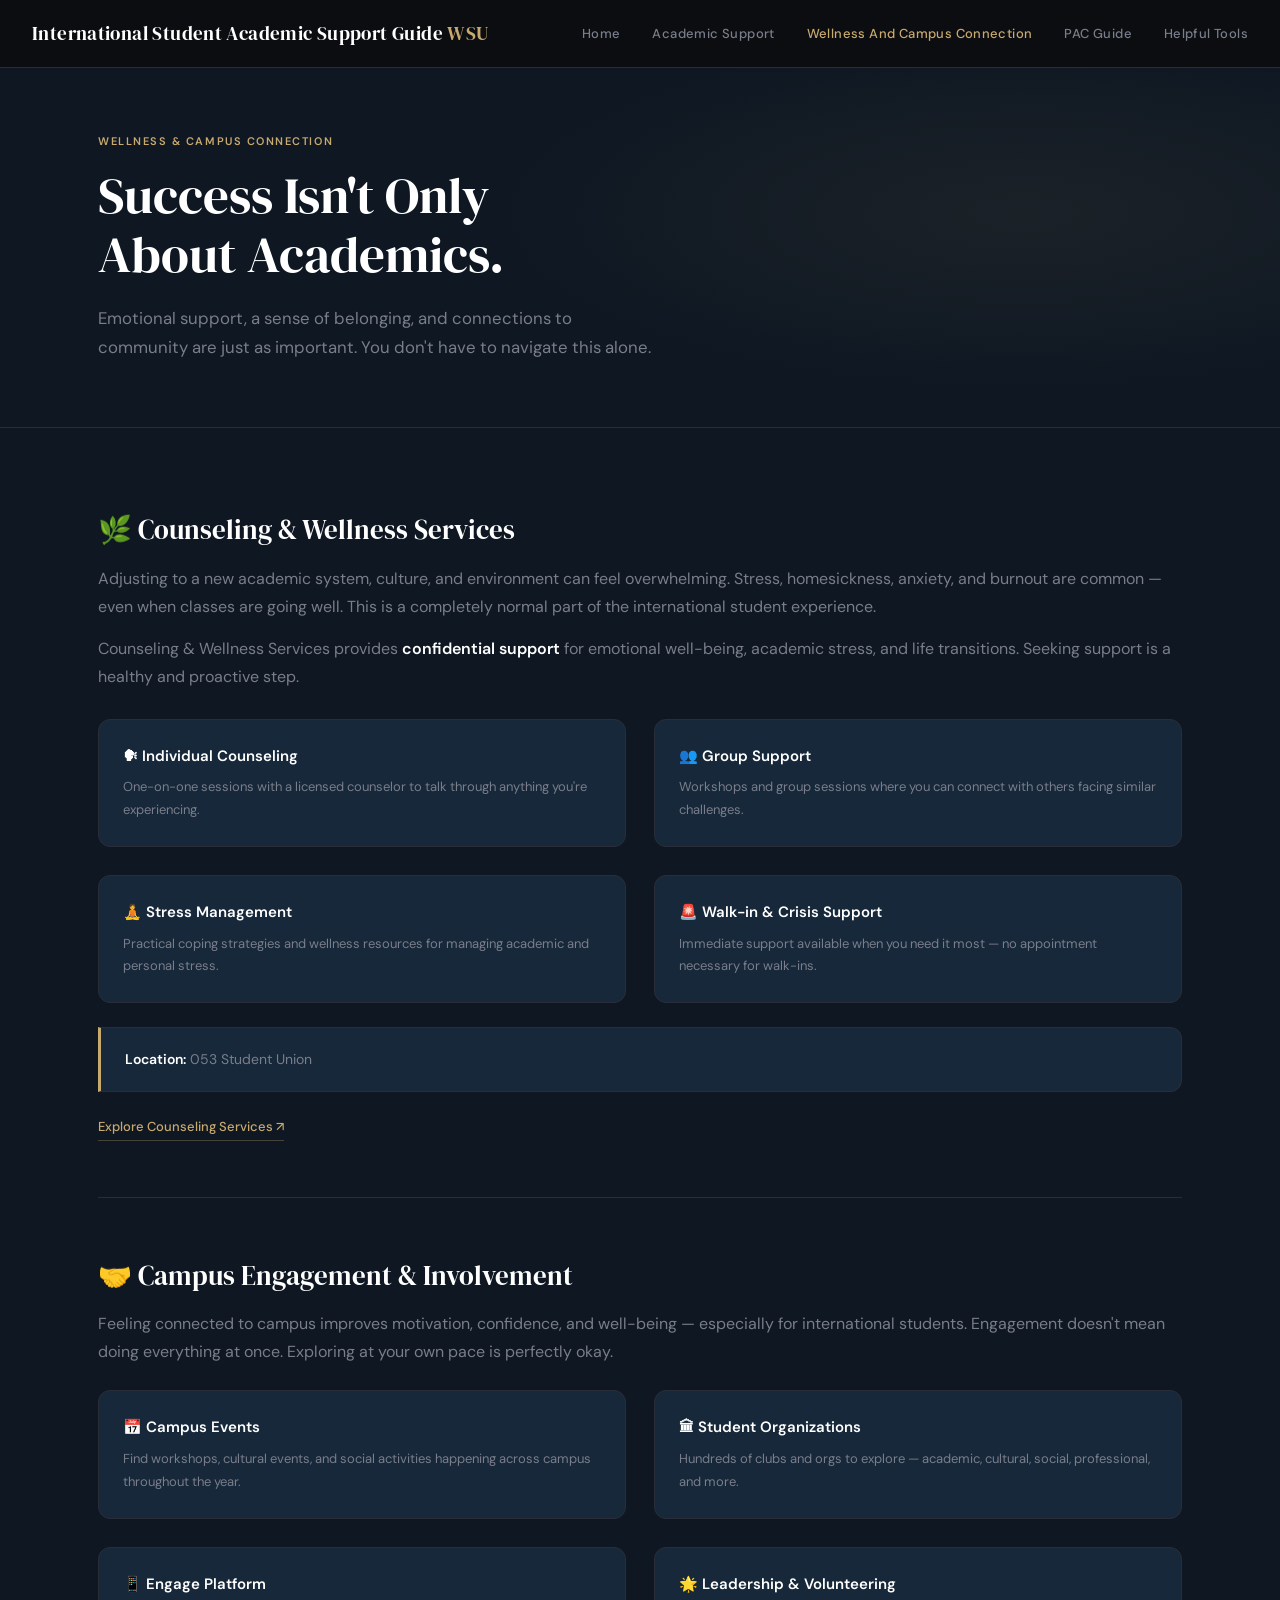
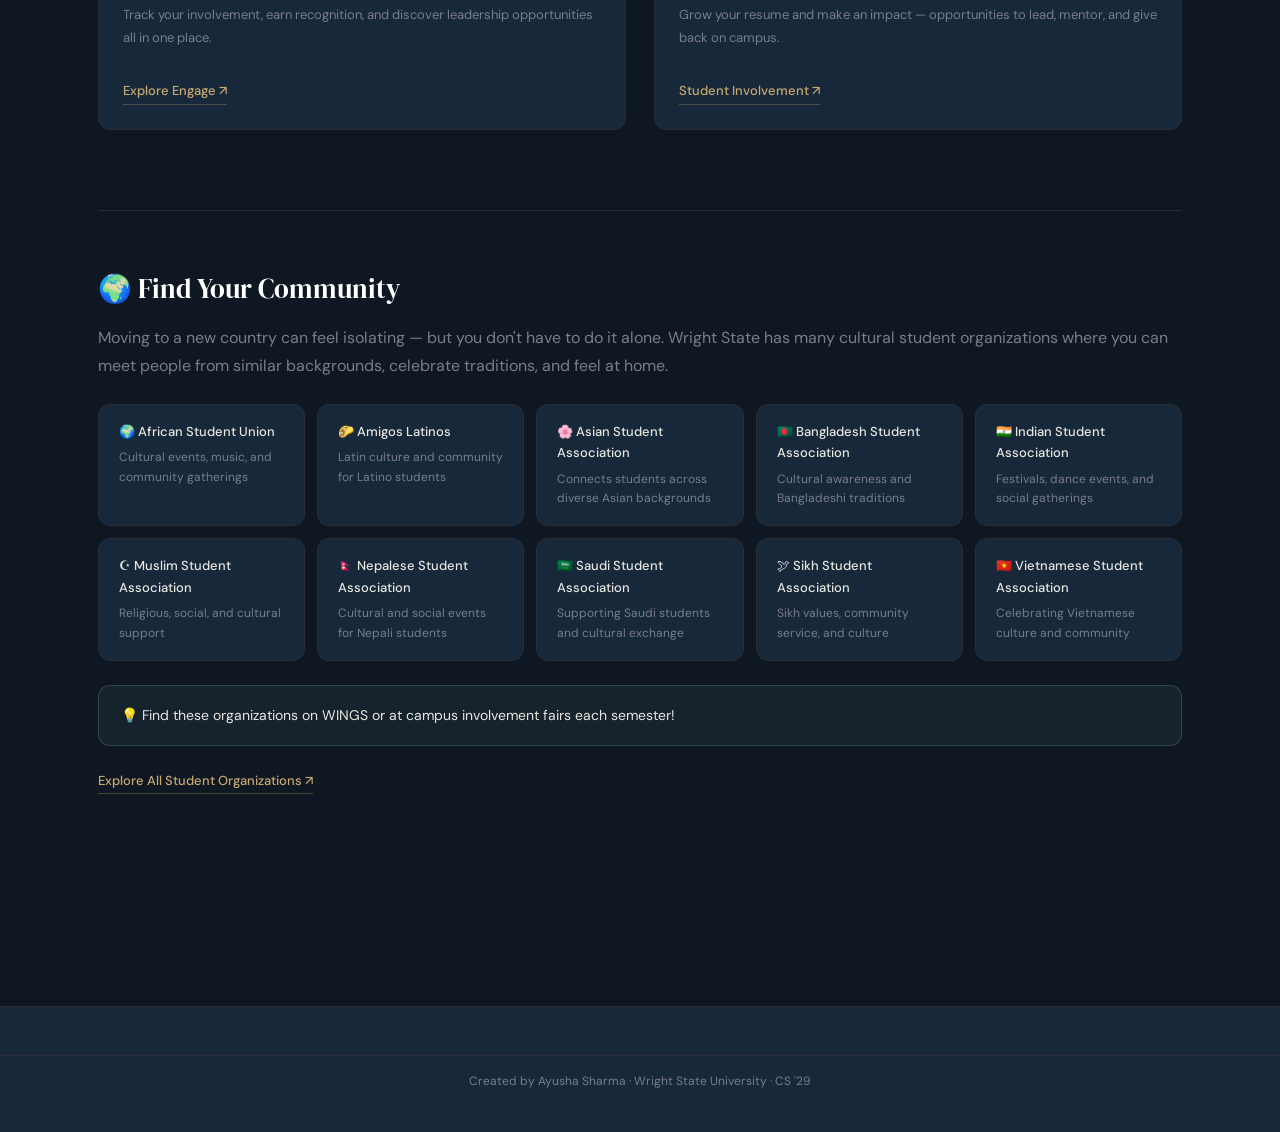
<file: wellness.html>
<!DOCTYPE html>
<html lang="en">
<head>
  <meta charset="UTF-8" />
  <meta name="viewport" content="width=device-width, initial-scale=1.0" />
  <title>Wellness & Engagement · E/PAC WSU</title>
  <link rel="preconnect" href="https://fonts.googleapis.com">
  <link href="https://fonts.googleapis.com/css2?family=DM+Serif+Display:ital@0;1&family=DM+Sans:wght@300;400;500;600&display=swap" rel="stylesheet">
  <link rel="stylesheet" href="style.css" />
</head>
<body>

  <nav class="nav">
    <a href="index.html" class="nav-logo">International Student Academic Support Guide <span>WSU</span></a>
    <ul class="nav-links">
      <li><a href="index.html">Home</a></li>
      <li><a href="resources.html">Academic Support</a></li>
      <li><a href="wellness.html" class="active">Wellness And Campus Connection</a></li>
      <li><a href="pac.html">PAC Guide</a></li>
      <li><a href="tools.html">Helpful Tools</a></li>
    </ul>
    <button class="nav-toggle" onclick="toggleNav()">☰</button>
  </nav>

  <section class="page-hero">
    <div class="container">
      <div class="page-hero-tag">Wellness & Campus Connection</div>
      <h1>Success Isn't Only<br/>About Academics.</h1>
      <p>Emotional support, a sense of belonging, and connections to community are just as important. You don't have to navigate this alone.</p>
    </div>
  </section>

  <section class="content-area">
    <div class="container">

      <!-- Counseling -->
      <div class="resource-block reveal">
        <h2>🌿 Counseling &amp; Wellness Services</h2>
        <p>Adjusting to a new academic system, culture, and environment can feel overwhelming. Stress, homesickness, anxiety, and burnout are common — even when classes are going well. This is a completely normal part of the international student experience.</p>
        <p>Counseling &amp; Wellness Services provides <strong>confidential support</strong> for emotional well-being, academic stress, and life transitions. Seeking support is a healthy and proactive step.</p>

        <div class="two-col" style="margin-top:28px">
          <div class="mini-card">
            <h4>🗣 Individual Counseling</h4>
            <p>One-on-one sessions with a licensed counselor to talk through anything you're experiencing.</p>
          </div>
          <div class="mini-card">
            <h4>👥 Group Support</h4>
            <p>Workshops and group sessions where you can connect with others facing similar challenges.</p>
          </div>
          <div class="mini-card">
            <h4>🧘 Stress Management</h4>
            <p>Practical coping strategies and wellness resources for managing academic and personal stress.</p>
          </div>
          <div class="mini-card">
            <h4>🚨 Walk-in &amp; Crisis Support</h4>
            <p>Immediate support available when you need it most — no appointment necessary for walk-ins.</p>
          </div>
        </div>

        <div class="info-box"><strong>Location:</strong> 053 Student Union</div>
        <a href="https://www.wright.edu/counseling-and-wellness" target="_blank" class="resource-link">Explore Counseling Services ↗</a>
      </div>

      <!-- Engagement -->
      <div class="resource-block reveal">
        <h2>🤝 Campus Engagement &amp; Involvement</h2>
        <p>Feeling connected to campus improves motivation, confidence, and well-being — especially for international students. Engagement doesn't mean doing everything at once. Exploring at your own pace is perfectly okay.</p>

        <div class="two-col" style="margin-top:24px">
          <div class="mini-card">
            <h4>📅 Campus Events</h4>
            <p>Find workshops, cultural events, and social activities happening across campus throughout the year.</p>
          </div>
          <div class="mini-card">
            <h4>🏛 Student Organizations</h4>
            <p>Hundreds of clubs and orgs to explore — academic, cultural, social, professional, and more.</p>
          </div>
          <div class="mini-card">
            <h4>📱 Engage Platform</h4>
            <p>Track your involvement, earn recognition, and discover leadership opportunities all in one place.</p>
            <br/><a href="https://wright.campuslabs.com/engage/" target="_blank" class="resource-link">Explore Engage ↗</a>
          </div>
          <div class="mini-card">
            <h4>🌟 Leadership &amp; Volunteering</h4>
            <p>Grow your resume and make an impact — opportunities to lead, mentor, and give back on campus.</p>
            <br/><a href="https://www.wright.edu/student-affairs/student-involvement-and-leadership" target="_blank" class="resource-link">Student Involvement ↗</a>
          </div>
        </div>
      </div>

      <!-- Cultural Orgs -->
      <div class="resource-block reveal">
        <h2>🌍 Find Your Community</h2>
        <p>Moving to a new country can feel isolating — but you don't have to do it alone. Wright State has many cultural student organizations where you can meet people from similar backgrounds, celebrate traditions, and feel at home.</p>

        <div class="org-grid">
          <div class="org-tag">
            🌍 African Student Union
            <small>Cultural events, music, and community gatherings</small>
          </div>
          <div class="org-tag">
            🌮 Amigos Latinos
            <small>Latin culture and community for Latino students</small>
          </div>
          <div class="org-tag">
            🌸 Asian Student Association
            <small>Connects students across diverse Asian backgrounds</small>
          </div>
          <div class="org-tag">
            🇧🇩 Bangladesh Student Association
            <small>Cultural awareness and Bangladeshi traditions</small>
          </div>
          <div class="org-tag">
            🇮🇳 Indian Student Association
            <small>Festivals, dance events, and social gatherings</small>
          </div>
          <div class="org-tag">
            ☪️ Muslim Student Association
            <small>Religious, social, and cultural support</small>
          </div>
          <div class="org-tag">
            🇳🇵 Nepalese Student Association
            <small>Cultural and social events for Nepali students</small>
          </div>
          <div class="org-tag">
            🇸🇦 Saudi Student Association
            <small>Supporting Saudi students and cultural exchange</small>
          </div>
          <div class="org-tag">
            🕊 Sikh Student Association
            <small>Sikh values, community service, and culture</small>
          </div>
          <div class="org-tag">
            🇻🇳 Vietnamese Student Association
            <small>Celebrating Vietnamese culture and community</small>
          </div>
        </div>

        <div class="tip-box">Find these organizations on WINGS or at campus involvement fairs each semester!</div>
        <a href="https://wright.campuslabs.com/engage/organizations" target="_blank" class="resource-link">Explore All Student Organizations ↗</a>
      </div>

    </div>
  </section>

  <footer class="footer">
      <div class="footer-credit">Created by Ayusha Sharma · Wright State University · CS '29</div>
  </footer>

  <script>
    function toggleNav() { document.querySelector('.nav-links').classList.toggle('open'); }
    const observer = new IntersectionObserver(e => e.forEach(el => { if (el.isIntersecting) el.target.classList.add('visible'); }), { threshold: 0.1 });
    document.querySelectorAll('.reveal').forEach(el => observer.observe(el));
  </script>
</body>
</html>
</file>
<file: style.css>
:root {
  --bg:       #0e1722;
  --bg2:      #16283A;
  --bg3:      #0A111A;
  --border:   #2a2d38;
  --accent:   #c8a96e;  /* warm gold o */
  --accent2:  #7fb3a8;  /* sage teal */
  --text:     #e8e6e1;
  --muted:    #7a7d8a;
  --white:    #ffffff;

  --font-display: 'DM Serif Display', Georgia, serif;
  --font-body:    'DM Sans', system-ui, sans-serif;

  --radius:   12px;
  --radius-lg: 20px;
  --max-w:    1140px;
  --nav-h:    68px;
}

*, *::before, *::after { box-sizing: border-box; margin: 0; padding: 0; }

html { scroll-behavior: smooth; }

body {
  background: var(--bg);
  color: var(--text);
  font-family: var(--font-body);
  font-size: 16px;
  line-height: 1.65;
  -webkit-font-smoothing: antialiased;
}

a { color: inherit; text-decoration: none; }
em { font-style: italic; }
strong { font-weight: 600; color: var(--white); }

/* ── CONTAINER ── */
.container {
  max-width: var(--max-w);
  margin: 0 auto;
  padding: 0 28px;
}

/* ── SECTION LABEL ── */
.section-label {
  font-size: 11px;
  font-weight: 600;
  letter-spacing: 0.15em;
  text-transform: uppercase;
  color: var(--accent);
  margin-bottom: 16px;
}

.section-heading {
  font-family: var(--font-display);
  font-size: clamp(2rem, 4vw, 3rem);
  font-weight: 400;
  color: var(--white);
  line-height: 1.2;
  margin-bottom: 52px;
}
.section-heading em { color: var(--accent); }

/* ══════════════════════════════
   NAV
══════════════════════════════ */
.nav {
  position: fixed;
  top: 0; left: 0; right: 0;
  height: var(--nav-h);
  background: rgba(13,14,17,0.92);
  backdrop-filter: blur(16px);
  border-bottom: 1px solid var(--border);
  display: flex;    /* Puts logo and links side by side */
  align-items: center;  /* Vertically centered */
  justify-content: space-between;  /* Logo left, links right */
  padding: 0 32px;
  z-index: 100;  /* Stays above other content */

}

.nav-logo {
  font-family: var(--font-display);
  font-size: 1.2rem;
  color: var(--white);
  letter-spacing: 0.02em;
}
.nav-logo span { color: var(--accent); }

.nav-links {
  display: flex;
  gap: 32px;    /* Space between links */
  list-style: none;  /* Removes bullet points */
}

.nav-links a {
  font-size: 13px;
  font-weight: 500;
  color: var(--muted);
  letter-spacing: 0.03em;
  transition: color 0.2s;
}
.nav-links a:hover,
.nav-links a.active { color: var(--white); }
.nav-links a.active { color: var(--accent); }  /* Underlines the current page link */


/* Hide hamburger on desktop */
.nav-toggle {
  display: none;
  background: none;
  border: none;
  color: var(--text);
  font-size: 1.4rem;
  cursor: pointer;
}


/* ── MOBILE NAV ── */
@media (max-width: 720px) {   /* This block ONLY applies on screens smaller than 720px */
  .nav-toggle { display: block; }
  .nav-links {
    display: none;     /* Hide links by default on mobile */
    position: absolute;
    top: var(--nav-h);
    left: 0; right: 0;
    background: var(--bg2);
    flex-direction: column;  /* Stack links vertically */
    padding: 20px 32px;
    gap: 16px;
    border-bottom: 1px solid var(--border);
  }
  .nav-links.open { display: flex; }   /* Show links when hamburger is clicked */
}

/* ══════════════════════════════
   HERO
══════════════════════════════ */
.hero {
  min-height: 100vh;     /* Takes up most of the screen */
  padding-top: var(--nav-h);
  display: grid;
  grid-template-columns: 1fr 1fr;
  align-items: center;
  gap: 60px;
  max-width: var(--max-w);
  margin: 0 auto;
  padding-left: 28px;
  padding-right: 28px;
  position: relative;
  overflow: hidden;
}

.hero-bg-grid {
  position: fixed;
  inset: 0;
  background-image:
    linear-gradient(rgba(200,169,110,0.04) 1px, transparent 1px),
    linear-gradient(90deg, rgba(200,169,110,0.04) 1px, transparent 1px);
  background-size: 60px 60px;
  pointer-events: none;
  z-index: 0;
}

.hero-content { position: relative; z-index: 1; }

.hero-tag {
  display: inline-block;
  font-size: 11px;
  font-weight: 600;
  letter-spacing: 0.14em;
  text-transform: uppercase;
  color: var(--accent);
  background: rgba(200,169,110,0.1);
  border: 1px solid rgba(200,169,110,0.25);
  border-radius: 100px;
  padding: 6px 16px;
  margin-bottom: 28px;
}

.hero-title {
  font-family: var(--font-display);
  font-size: clamp(2.6rem, 5vw, 4rem);
     /* clamp = minimum, preferred, maximum size */
    /* Font scales with screen size automatically */
  font-weight: 400;
  color: var(--white);
  line-height: 1.12;
  margin-bottom: 24px;
}
.hero-title em { color: var(--accent); display: block; } 

.hero-sub {
  color: var(--muted);
  font-size: 1.05rem;
  max-width: 480px;
  margin-bottom: 40px;
  line-height: 1.75;
}

.hero-ctas { display: flex; gap: 16px; flex-wrap: wrap; }

.btn {
  display: inline-flex;
  align-items: center;
  gap: 8px;
  padding: 13px 28px;
  border-radius: 8px;
  font-size: 14px;
  font-weight: 500;
  cursor: pointer;
  border: none;
  transition: all 0.2s;
}
.btn-primary {
  background: var(--accent);
  color: #1a1200;
}
.btn-primary:hover { background: #d9bc82; transform: translateY(-2px); }
.btn-ghost {
  background: transparent;
  color: var(--text);
  border: 1px solid var(--border);
}
.btn-ghost:hover { border-color: var(--accent); color: var(--accent); }

/* Floating cards (hero right column) */
.hero-cards {
  position: relative;
  z-index: 1;
  display: grid;
  grid-template-columns: 1fr 1fr;
  gap: 16px;
}

.floating-card {
  background: var(--bg2);
  border: 1px solid var(--border);
  border-radius: var(--radius);
  padding: 28px 24px;
  animation: floatIn 0.6s ease both;
  animation-delay: var(--d, 0s);
  transition: border-color 0.2s, transform 0.2s;
}
.floating-card:hover { border-color: var(--accent); transform: translateY(-4px); }
.floating-card.visible { opacity: 1; transform: none; }

@keyframes floatIn {
  from { opacity: 0; transform: translateY(20px); }
  to   { opacity: 1; transform: translateY(0); }
}

.fc-icon { font-size: 2rem; margin-bottom: 12px; }
.fc-label { font-size: 13px; font-weight: 500; color: var(--text); }

@media (max-width: 768px) {
  .hero { grid-template-columns: 1fr; padding-top: calc(var(--nav-h) + 40px); }
  .hero-cards { display: none; }
}

/* ══════════════════════════════
   OVERVIEW / CARDS
══════════════════════════════ */
.overview {
  padding: 100px 0;
  background: var(--bg2);
  border-top: 1px solid var(--border);
  border-bottom: 1px solid var(--border);
}

.cards-grid {
  display: grid;
  grid-template-columns: repeat(auto-fit, minmax(240px, 1fr));
  /* auto-fit = as many columns as fit */
  /* minmax = each column min 240px, max equal share */
  gap: 20px;
}

.card {
  display: block;
  background: var(--bg);
  border: 1px solid var(--border);
  border-radius: var(--radius-lg);
  padding: 36px 28px;
  position: relative;
  opacity: 0;    /* Start invisible */
  transform: translateY(16px);  /* Start slightly below */
  transition: opacity 0.5s ease, transform 0.5s ease, border-color 0.2s;
}
.card.visible { opacity: 1; transform: none; }  /* Fade in */
.card:hover { border-color: var(--accent); }
.card:hover .card-arrow { color: var(--accent); transform: translateX(4px); }
 /* Smooth hover effect */

.card-num {
  font-size: 11px;
  font-weight: 600;
  letter-spacing: 0.1em;
  color: var(--muted);
  margin-bottom: 20px;
}
.card-icon { font-size: 1.8rem; margin-bottom: 16px; }
.card h3 {
  font-family: var(--font-display);
  font-size: 1.25rem;
  font-weight: 400;
  color: var(--white);
  margin-bottom: 12px;
}
.card p { font-size: 14px; color: var(--muted); line-height: 1.7; }
.card-arrow {
  margin-top: 24px;
  font-size: 1.2rem;
  color: var(--muted);
  transition: all 0.2s;
}

/* ══════════════════════════════
   QUOTE SECTION
══════════════════════════════ */
.quote-section {
  padding: 80px 0;
  text-align: center;
}
.quote-section blockquote {
  font-family: var(--font-display);
  font-size: clamp(1.3rem, 2.5vw, 1.9rem);
  font-style: italic;
  color: var(--white);
  max-width: 720px;
  margin: 0 auto 20px;
  line-height: 1.5;
}
.quote-attr {
  font-size: 13px;
  color: var(--muted);
  letter-spacing: 0.04em;
}

/* ══════════════════════════════
   QUICK LINKS
══════════════════════════════ */
.quicklinks {
  padding: 80px 0 100px;
  background: var(--bg2);
  border-top: 1px solid var(--border);
}

.qlinks-grid {
  display: grid;
  grid-template-columns: repeat(auto-fit, minmax(220px, 1fr));
  gap: 12px;
}

.qlink {
  display: flex;
  align-items: center;
  gap: 12px;
  padding: 18px 20px;
  background: var(--bg);
  border: 1px solid var(--border);
  border-radius: var(--radius);
  font-size: 14px;
  font-weight: 500;
  opacity: 0;
  transform: translateY(12px);
  transition: opacity 0.4s ease, transform 0.4s ease, border-color 0.2s, color 0.2s;
}
.qlink.visible { opacity: 1; transform: none; }
.qlink:hover { border-color: var(--accent2); color: var(--accent2); }
.qlink-icon { font-size: 1.1rem; }
.qlink-ext { margin-left: auto; font-size: 0.9rem; color: var(--muted); }

/* ══════════════════════════════
   PAGE HERO (inner pages)
══════════════════════════════ */
.page-hero {
  padding: calc(var(--nav-h) + 64px) 0 64px;
  border-bottom: 1px solid var(--border);
  position: relative;
  overflow: hidden;
}
.page-hero::before {
  content: '';
  position: absolute;
  top: 0; left: 0; right: 0; bottom: 0;
  background: radial-gradient(ellipse 60% 60% at 80% 50%, rgba(200,169,110,0.07) 0%, transparent 70%);
  pointer-events: none;
}
.page-hero .container { position: relative; z-index: 1; }
.page-hero-tag {
  font-size: 11px;
  font-weight: 600;
  letter-spacing: 0.14em;
  text-transform: uppercase;
  color: var(--accent);
  margin-bottom: 16px;
}
.page-hero h1 {
  font-family: var(--font-display);
  font-size: clamp(2.2rem, 4vw, 3.4rem);
  font-weight: 400;
  color: var(--white);
  line-height: 1.15;
  margin-bottom: 20px;
  max-width: 640px;
}
.page-hero p {
  font-size: 1.05rem;
  color: var(--muted);
  max-width: 560px;
  line-height: 1.75;
}

/* ══════════════════════════════
   CONTENT AREA (inner pages)
══════════════════════════════ */
.content-area {
  padding: 80px 0 100px;
}

/* Resource blocks */
.resource-block {
  margin-bottom: 56px;
  border-bottom: 1px solid var(--border);
  padding-bottom: 56px;
}
.resource-block:last-child { border-bottom: none; }

.resource-block h2 {
  font-family: var(--font-display);
  font-size: 1.7rem;
  font-weight: 400;
  color: var(--white);
  margin-bottom: 12px;
  display: flex;
  align-items: center;
  gap: 12px;
}
.resource-block h3 {
  font-family: var(--font-display);
  font-size: 1.25rem;
  font-weight: 400;
  color: var(--white);
  margin: 28px 0 10px;
}
.resource-block p { color: var(--muted); margin-bottom: 14px; line-height: 1.75; }
.resource-block a.resource-link {
  display: inline-flex;
  align-items: center;
  gap: 6px;
  font-size: 13px;
  font-weight: 500;
  color: var(--accent);
  border-bottom: 1px solid rgba(200,169,110,0.3);
  padding-bottom: 2px;
  transition: border-color 0.2s, color 0.2s;
  margin-top: 4px;
}
.resource-link:hover { border-color: var(--accent); color: #d9bc82; }

/* Info boxes */
.info-box {
  background: var(--bg2);
  border: 1px solid var(--border);
  border-left: 3px solid var(--accent);
  border-radius: 0 var(--radius) var(--radius) 0;
  padding: 20px 24px;
  margin: 20px 0;
  font-size: 14px;
  color: var(--muted);
}
.info-box strong { color: var(--white); }

/* Tip box */
.tip-box {
  background: rgba(127,179,168,0.08);
  border: 1px solid rgba(127,179,168,0.25);
  border-radius: var(--radius);
  padding: 18px 22px;
  margin: 20px 0;
  font-size: 14px;
  color: var(--text);
}
.tip-box::before { content: '💡 '; }

/* Warning box */
.warn-box {
  background: rgba(200,169,110,0.07);
  border: 1px solid rgba(200,169,110,0.2);
  border-radius: var(--radius);
  padding: 18px 22px;
  margin: 20px 0;
  font-size: 14px;
  color: var(--text);
}
.warn-box::before { content: '⚠️ '; }

/* Checklist */
.checklist {
  list-style: none;
  margin: 16px 0;
}
.checklist li {
  font-size: 14px;
  color: var(--muted);
  padding: 8px 0;
  border-bottom: 1px solid var(--border);
  display: flex;
  gap: 12px;
  align-items: flex-start;
}
.checklist li::before { content: '✓'; color: var(--accent2); font-weight: 600; flex-shrink: 0; margin-top: 1px; }
.checklist li:last-child { border-bottom: none; }

/* Two col layout */
.two-col {
  display: grid;
  grid-template-columns: 1fr 1fr;
  gap: 28px;
  margin: 24px 0;
}
@media (max-width: 640px) { .two-col { grid-template-columns: 1fr; } }

/* Mini card */
.mini-card {
  background: var(--bg2);
  border: 1px solid var(--border);
  border-radius: var(--radius);
  padding: 24px;
  transition: border-color 0.2s;
}
.mini-card:hover { border-color: var(--accent); }
.mini-card h4 {
  font-size: 15px;
  font-weight: 600;
  color: var(--white);
  margin-bottom: 8px;
}
.mini-card p { font-size: 13px; color: var(--muted); margin: 0; }

/* Org tags */
.org-grid {
  display: grid;
  grid-template-columns: repeat(auto-fill, minmax(200px, 1fr));
  gap: 12px;
  margin: 24px 0;
}
.org-tag {
  background: var(--bg2);
  border: 1px solid var(--border);
  border-radius: var(--radius);
  padding: 16px 20px;
  font-size: 13px;
  font-weight: 500;
  color: var(--text);
  display: flex;
  flex-direction: column;
  gap: 6px;
}
.org-tag small { font-size: 12px; color: var(--muted); font-weight: 400; }

/* Tool cards */
.tool-card {
  background: var(--bg2);
  border: 1px solid var(--border);
  border-radius: var(--radius-lg);
  padding: 32px 28px;
  margin-bottom: 20px;
  display: grid;
  grid-template-columns: auto 1fr;
  gap: 20px;
  align-items: start;
  transition: border-color 0.2s;
}
.tool-card:hover { border-color: var(--accent); }
.tool-card-icon {
  width: 48px; height: 48px;
  display: flex;
  align-items: center;
  justify-content: center;
  background: rgba(200,169,110,0.1);
  border-radius: 12px;
  font-size: 1.5rem;
  flex-shrink: 0;
}
.tool-card-body h3 {
  font-family: var(--font-display);
  font-size: 1.2rem;
  font-weight: 400;
  color: var(--white);
  margin-bottom: 8px;
}
.tool-card-body .tag {
  display: inline-block;
  font-size: 10px;
  font-weight: 600;
  letter-spacing: 0.1em;
  text-transform: uppercase;
  color: var(--accent2);
  background: rgba(127,179,168,0.12);
  border-radius: 100px;
  padding: 3px 10px;
  margin-bottom: 12px;
}
.tool-card-body p { font-size: 14px; color: var(--muted); margin-bottom: 14px; }
.tool-links { display: flex; flex-wrap: wrap; gap: 10px; margin-top: 10px; }
.tool-link {
  font-size: 13px;
  font-weight: 500;
  color: var(--accent);
  border-bottom: 1px solid rgba(200,169,110,0.3);
  padding-bottom: 2px;
  transition: color 0.2s, border-color 0.2s;
}
.tool-link:hover { color: #d9bc82; border-color: var(--accent); }

@media (max-width: 640px) {
  .tool-card { grid-template-columns: 1fr; }
}

/* ══════════════════════════════
   PAC page coaching items
══════════════════════════════ */
.pac-grid {
  display: grid;
  grid-template-columns: repeat(auto-fill, minmax(240px, 1fr));
  gap: 16px;
  margin: 24px 0;
}
.pac-item {
  background: var(--bg2);
  border: 1px solid var(--border);
  border-radius: var(--radius);
  padding: 24px;
  transition: border-color 0.2s;
}
.pac-item:hover { border-color: var(--accent); }
.pac-item-icon { font-size: 1.5rem; margin-bottom: 12px; }
.pac-item h4 { font-size: 14px; font-weight: 600; color: var(--white); margin-bottom: 6px; }
.pac-item p  { font-size: 13px; color: var(--muted); margin: 0; }

.integrity-grid {
  display: grid;
  grid-template-columns: repeat(auto-fit, minmax(260px, 1fr));
  gap: 16px;
  margin: 24px 0;
}
.integrity-item {
  background: var(--bg2);
  border: 1px solid var(--border);
  border-radius: var(--radius);
  padding: 24px;
}
.integrity-item h4 { font-size: 15px; font-weight: 600; color: var(--white); margin-bottom: 10px; }
.integrity-item p  { font-size: 13px; color: var(--muted); margin: 0; line-height: 1.65; }

/* CTA Banner */
.cta-banner {
  background: linear-gradient(135deg, rgba(200,169,110,0.12), rgba(127,179,168,0.08));
  border: 1px solid rgba(200,169,110,0.25);
  border-radius: var(--radius-lg);
  padding: 48px 40px;
  text-align: center;
  margin: 60px 0;
}
.cta-banner h3 {
  font-family: var(--font-display);
  font-size: 1.8rem;
  font-weight: 400;
  color: var(--white);
  margin-bottom: 12px;
}
.cta-banner p {
  font-size: 15px;
  color: var(--muted);
  margin-bottom: 28px;
  max-width: 500px;
  margin-left: auto;
  margin-right: auto;
}

/* ══════════════════════════════
   FOOTER
══════════════════════════════ */
.footer {
  background: var(--bg2);
  border-top: 1px solid var(--border);
  padding: 40px 0;
}
.footer-inner {
  display: flex;
  align-items: center;
  justify-content: space-between;
  flex-wrap: wrap;
  gap: 20px;
}
.footer-brand {
  font-family: var(--font-display);
  font-size: 1rem;
  color: var(--white);
}
.footer-links {
  display: flex;
  gap: 24px;
  flex-wrap: wrap;
}
.footer-links a {
  font-size: 13px;
  color: var(--muted);
  transition: color 0.2s;
}
.footer-links a:hover { color: var(--accent); }
.footer-credit {
  font-size: 12px;
  color: var(--muted);
  width: 100%;
  text-align: center;
  padding-top: 16px;
  border-top: 1px solid var(--border);
  margin-top: 8px;
}

/* ══════════════════════════════
   SCROLL REVEAL GLOBAL
══════════════════════════════ */
.reveal {
  opacity: 0;
  transform: translateY(16px);
  transition: opacity 0.5s ease, transform 0.5s ease;
}
.reveal.visible { opacity: 1; transform: none; }
</file>
